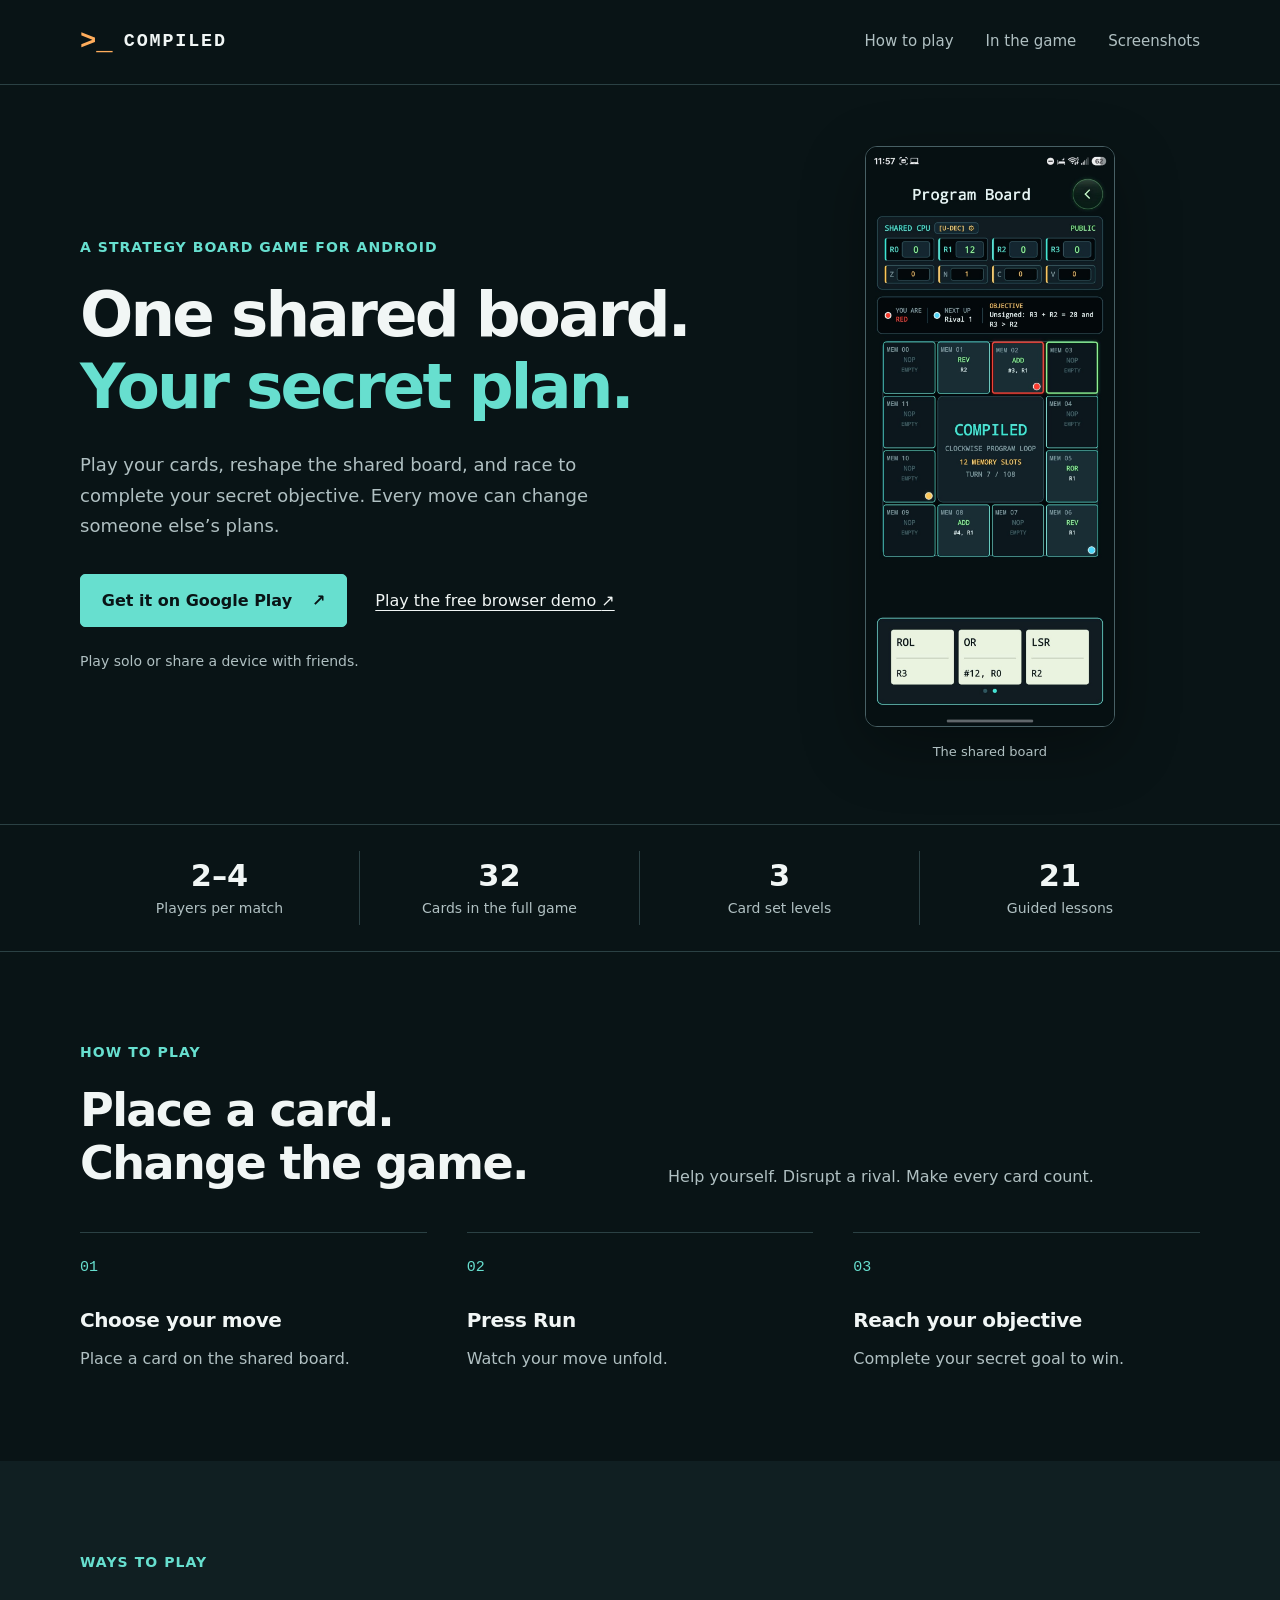
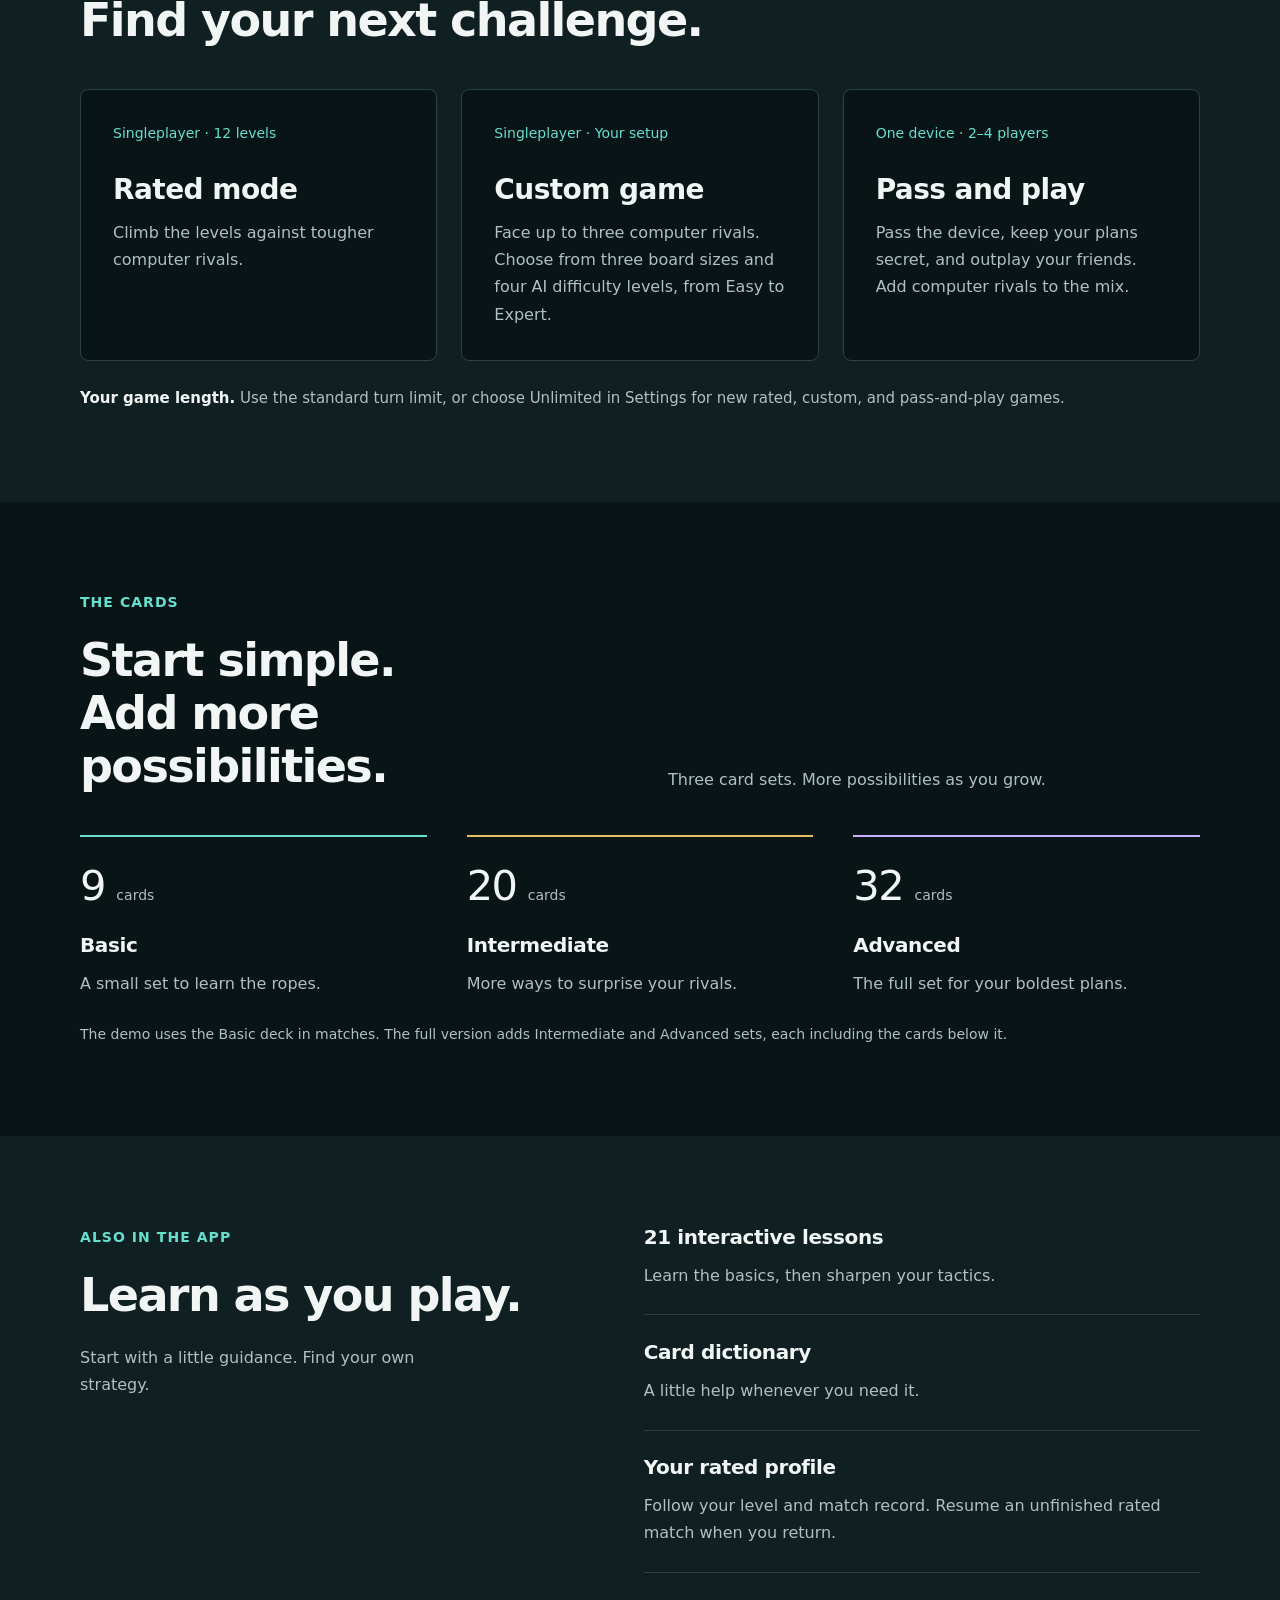
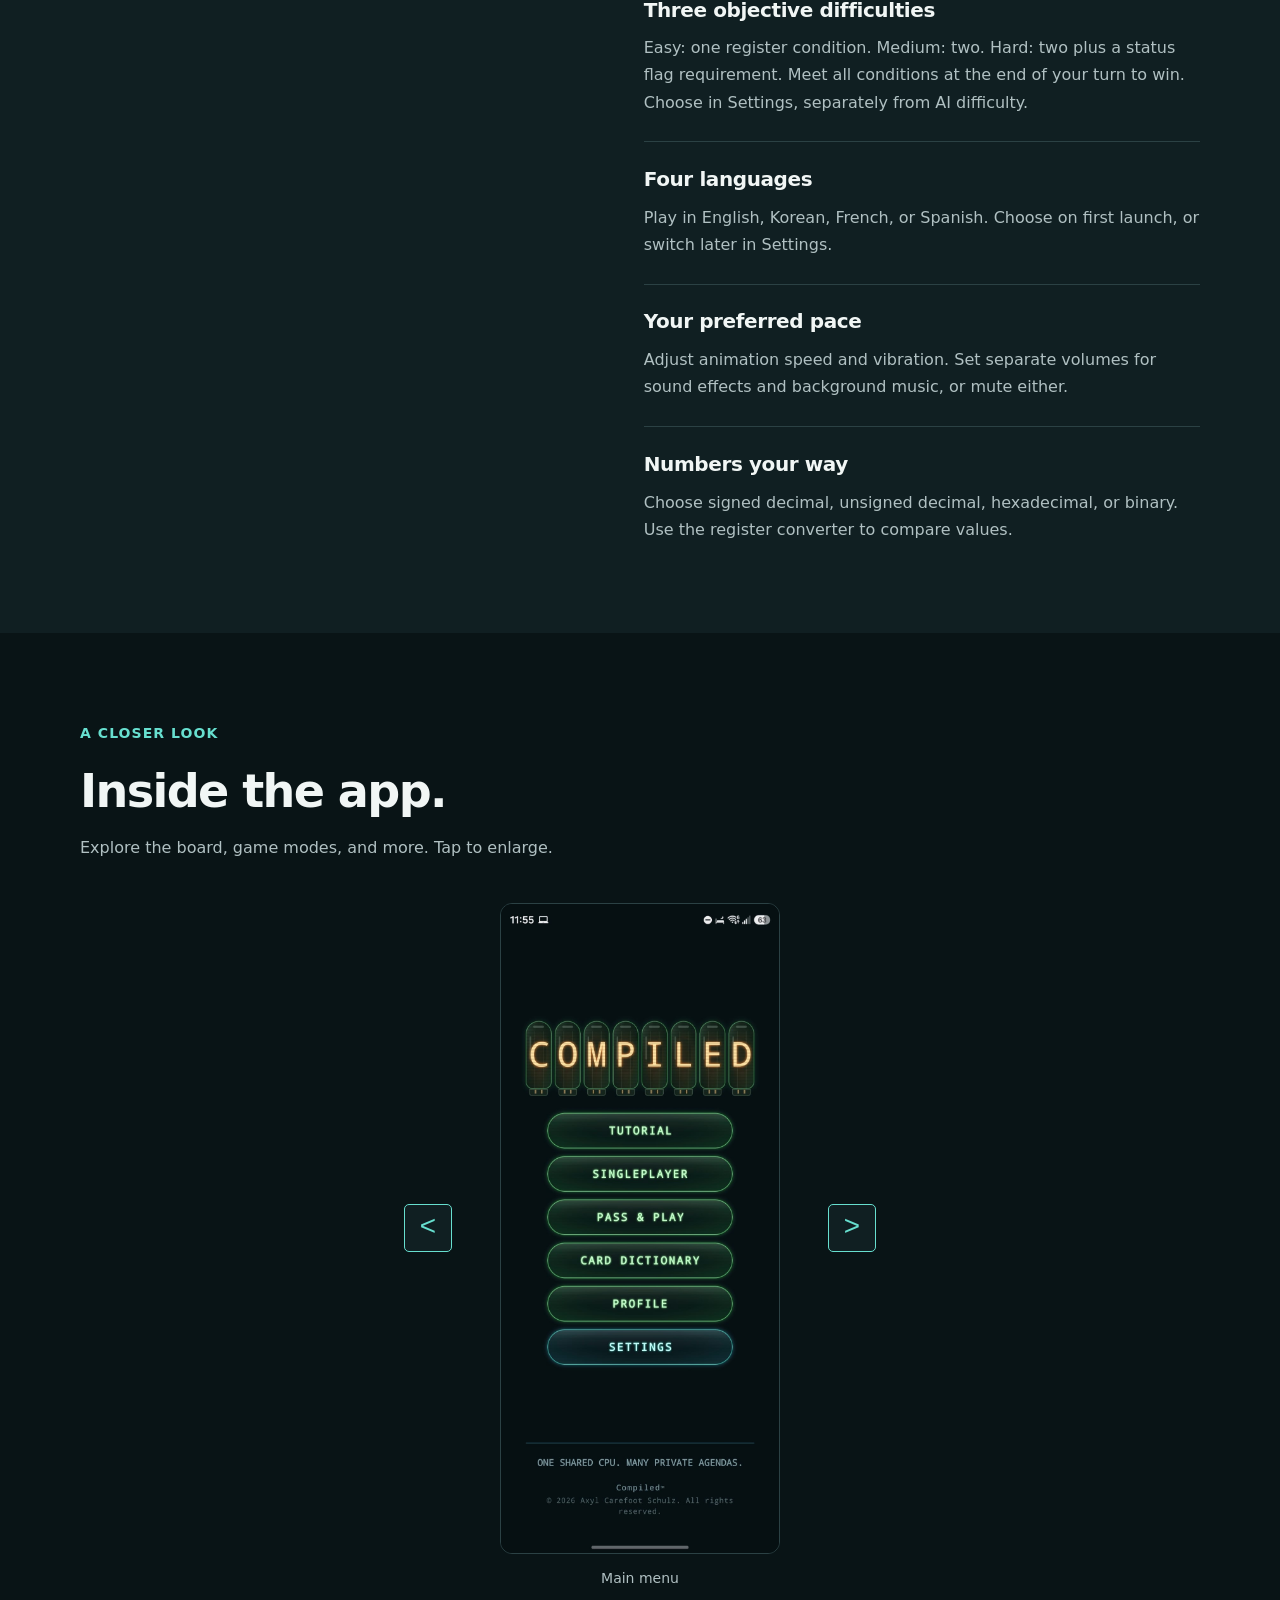
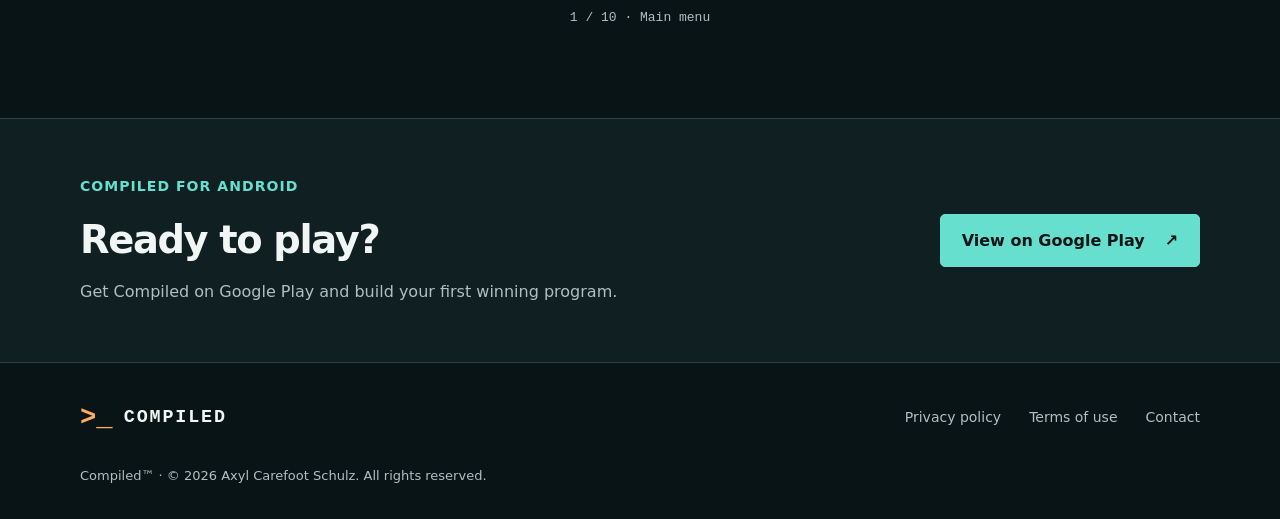
<file: index.html>
<!DOCTYPE html>
<html lang="en">
<head>
  <meta charset="UTF-8">
  <meta name="viewport" content="width=device-width, initial-scale=1.0">
  <title>Compiled — A Strategy Board Game for Android</title>
  <meta name="description" content="Play your cards, reshape the board, and complete your secret objective. Discover Compiled, a strategy board game for Android. Play solo or with friends.">
  <meta name="theme-color" content="#091416">
  <link rel="icon" type="image/png" href="img/logo_with_text.png">
  <meta property="og:type" content="website">
  <meta property="og:title" content="Compiled — A Strategy Board Game for Android">
  <meta property="og:description" content="One shared board. Your secret plan. Play solo or share a device with friends in Compiled for Android.">
  <meta property="og:image" content="img/logo_with_text.png">
  <meta name="twitter:card" content="summary_large_image">
  <meta name="twitter:title" content="Compiled — A Strategy Board Game for Android">
  <meta name="twitter:description" content="One shared board. Your secret plan. Play solo or share a device with friends in Compiled for Android.">
  <meta name="twitter:image" content="img/logo_with_text.png">
  <link rel="stylesheet" href="style.css">
  <script src="site.js" defer></script>
</head>
<body>
  <a class="skip-link" href="#main-content">Skip to main content</a>
  <header class="site-header">
    <div class="container nav-wrap">
      <a class="brand" href="index.html" aria-label="Compiled home"><span class="brand-prompt" aria-hidden="true">&gt;_</span><span class="brand-name">COMPILED</span></a>
      <nav aria-label="Primary navigation">
        <ul class="nav-links">
          <li><a href="#game">How to play</a></li>
          <li><a href="#modes">In the game</a></li>
          <li><a href="#screenshots">Screenshots</a></li>
        </ul>
      </nav>
    </div>
  </header>

  <main id="main-content">
    <section class="hero">
      <div class="container hero-layout">
        <div class="hero-copy">
          <p class="eyebrow">A strategy board game for Android</p>
          <h1>One shared board.<br><span>Your secret plan.</span></h1>
          <p class="hero-text">Play your cards, reshape the shared board, and race to complete your secret objective. Every move can change someone else’s plans.</p>
          <div class="hero-actions">
            <a class="button" href="https://play.google.com/store/apps/details?id=com.compiled.game" target="_blank" rel="noopener noreferrer">Get it on Google Play <span aria-hidden="true">↗</span></a>
            <a href="https://zxnashx.itch.io/compiled" target="_blank" rel="noopener noreferrer">Play the free browser demo <span aria-hidden="true">↗</span></a>
          </div>
          <p class="hero-note">Play solo or share a device with friends.</p>
        </div>
        <figure class="hero-device">
          <a class="screenshot-link" href="img/gameplay_middle.jpeg" data-title="The shared board" data-description="Your cards and objective are private. The board and its values are shared by everyone." aria-label="Enlarge the Compiled game board screenshot">
            <img src="img/gameplay_middle.jpeg" alt="Compiled game board showing placed cards, shared values, a secret objective, and the player's hand" width="877" height="2048" fetchpriority="high">
          </a>
          <figcaption>The shared board</figcaption>
        </figure>
      </div>
    </section>

    <div class="facts" aria-label="At a glance">
      <dl class="container fact-grid">
        <div><dt>Players per match</dt><dd>2–4</dd></div>
        <div><dt>Cards in the full game</dt><dd>32</dd></div>
        <div><dt>Card set levels</dt><dd>3</dd></div>
        <div><dt>Guided lessons</dt><dd>21</dd></div>
      </dl>
    </div>

    <section id="game" class="section">
      <div class="container">
        <div class="section-heading split-heading">
          <div><p class="eyebrow">How to play</p><h2>Place a card.<br>Change the game.</h2></div>
          <p>Help yourself. Disrupt a rival. Make every card count.</p>
        </div>
        <ol class="turn-flow">
          <li><span class="step-number" aria-hidden="true">01</span><h3>Choose your move</h3><p>Place a card on the shared board.</p></li>
          <li><span class="step-number" aria-hidden="true">02</span><h3>Press Run</h3><p>Watch your move unfold.</p></li>
          <li><span class="step-number" aria-hidden="true">03</span><h3>Reach your objective</h3><p>Complete your secret goal to win.</p></li>
        </ol>
      </div>
    </section>

    <section id="modes" class="section section-muted">
      <div class="container">
        <div class="section-heading"><p class="eyebrow">Ways to play</p><h2>Find your next challenge.</h2></div>
        <div class="mode-grid">
          <article class="mode-card"><p class="mode-label">Singleplayer · 12 levels</p><h3>Rated mode</h3><p>Climb the levels against tougher computer rivals.</p></article>
          <article class="mode-card"><p class="mode-label">Singleplayer · Your setup</p><h3>Custom game</h3><p>Face up to three computer rivals. Choose from three board sizes and four AI difficulty levels, from Easy to Expert.</p></article>
          <article class="mode-card"><p class="mode-label">One device · 2–4 players</p><h3>Pass and play</h3><p>Pass the device, keep your plans secret, and outplay your friends. Add computer rivals to the mix.</p></article>
        </div>
        <p class="board-note"><strong>Your game length.</strong> Use the standard turn limit, or choose Unlimited in Settings for new rated, custom, and pass-and-play games.</p>
      </div>
    </section>

    <section id="details" class="section">
      <div class="container">
        <div class="section-heading split-heading">
          <div><p class="eyebrow">The cards</p><h2>Start simple.<br>Add more possibilities.</h2></div>
          <p>Three card sets. More possibilities as you grow.</p>
        </div>
        <div class="tier-grid">
          <article class="card-tier"><p class="tier-count">9 <span>cards</span></p><h3>Basic</h3><p>A small set to learn the ropes.</p></article>
          <article class="card-tier"><p class="tier-count">20 <span>cards</span></p><h3>Intermediate</h3><p>More ways to surprise your rivals.</p></article>
          <article class="card-tier"><p class="tier-count">32 <span>cards</span></p><h3>Advanced</h3><p>The full set for your boldest plans.</p></article>
        </div>
        <p class="section-note">The demo uses the Basic deck in matches. The full version adds Intermediate and Advanced sets, each including the cards below it.</p>
      </div>
    </section>

    <section id="learn" class="section section-muted">
      <div class="container learn-layout">
        <div><p class="eyebrow">Also in the app</p><h2>Learn as you play.</h2><p class="learn-intro">Start with a little guidance. Find your own strategy.</p></div>
        <div class="feature-list">
          <article><h3>21 interactive lessons</h3><p>Learn the basics, then sharpen your tactics.</p></article>
          <article><h3>Card dictionary</h3><p>A little help whenever you need it.</p></article>
          <article><h3>Your rated profile</h3><p>Follow your level and match record. Resume an unfinished rated match when you return.</p></article>
          <article><h3>Three objective difficulties</h3><p>Easy: one register condition. Medium: two. Hard: two plus a status flag requirement. Meet all conditions at the end of your turn to win. Choose in Settings, separately from AI difficulty.</p></article>
          <article><h3>Four languages</h3><p>Play in English, Korean, French, or Spanish. Choose on first launch, or switch later in Settings.</p></article>
          <article><h3>Your preferred pace</h3><p>Adjust animation speed and vibration. Set separate volumes for sound effects and background music, or mute either.</p></article>
          <article><h3>Numbers your way</h3><p>Choose signed decimal, unsigned decimal, hexadecimal, or binary. Use the register converter to compare values.</p></article>
        </div>
      </div>
    </section>

    <section id="screenshots" class="section">
      <div class="container">
        <div class="section-heading"><p class="eyebrow">A closer look</p><h2 id="screenshots-title">Inside the app.</h2><p>Explore the board, game modes, and more. Tap to enlarge.</p></div>
        <div class="screenshot-carousel" role="region" aria-label="App screenshots">
          <button class="carousel-arrow carousel-previous" type="button" aria-label="Previous screenshot" aria-controls="screenshot-gallery" hidden><span aria-hidden="true">&lt;</span></button>
        <div id="screenshot-gallery" class="screenshot-gallery">
          <figure><a class="screenshot-link" href="img/menu.jpeg" data-title="Main menu" data-description="Find the game modes, tutorial, card dictionary, profile, and settings." aria-label="Enlarge the main menu screenshot"><img src="img/menu.jpeg" alt="Compiled main menu" width="877" height="2048" loading="lazy"></a><figcaption>Main menu</figcaption></figure>
          <figure><a class="screenshot-link" href="img/gameplay_start.jpeg" data-title="Starting a match" data-description="An open board and a private hand of cards at the start of a match." aria-label="Enlarge the starting board screenshot"><img src="img/gameplay_start.jpeg" alt="An empty Compiled board and the player's starting cards" width="877" height="2048" loading="lazy"></a><figcaption>Starting a match</figcaption></figure>
          <figure><a class="screenshot-link" href="img/gameplay_middle.jpeg" data-title="The shared board" data-description="Placed cards change the shared values as each player works toward a secret objective." aria-label="Enlarge the shared board screenshot"><img src="img/gameplay_middle.jpeg" alt="A Compiled match with cards placed on the board" width="877" height="2048" loading="lazy"></a><figcaption>The shared board</figcaption></figure>
          <figure><a class="screenshot-link" href="img/singleplayer.jpeg" data-title="Singleplayer" data-description="Continue your rated climb or set up a custom game." aria-label="Enlarge the singleplayer screenshot"><img src="img/singleplayer.jpeg" alt="Compiled singleplayer menu with rated mode and custom game options" width="877" height="2048" loading="lazy"></a><figcaption>Singleplayer</figcaption></figure>
          <figure><a class="screenshot-link" href="img/customgame.jpeg" data-title="Custom game" data-description="Build your player roster with human players and computer rivals, and choose their difficulty." aria-label="Enlarge the custom game screenshot"><img src="img/customgame.jpeg" alt="Compiled player roster with human and CPU choices and AI difficulty settings" width="877" height="2048" loading="lazy"></a><figcaption>Custom game</figcaption></figure>
          <figure><a class="screenshot-link" href="img/tutorial.jpeg" data-title="Interactive lessons" data-description="Learn the game step by step and keep track of completed lessons." aria-label="Enlarge the tutorial screenshot"><img src="img/tutorial.jpeg" alt="Compiled tutorial lesson selection and progress" width="877" height="2048" loading="lazy"></a><figcaption>Interactive lessons</figcaption></figure>
          <figure><a class="screenshot-link" href="img/dictionary.jpeg" data-title="Card dictionary" data-description="Browse the cards and open their explanations." aria-label="Enlarge the card dictionary screenshot"><img src="img/dictionary.jpeg" alt="Compiled card dictionary" width="877" height="2048" loading="lazy"></a><figcaption>Card dictionary</figcaption></figure>
          <figure><a class="screenshot-link" href="img/register_formats.jpeg" data-title="Number formats" data-description="Compare the board's values in signed decimal, unsigned decimal, hexadecimal, and binary." aria-label="Enlarge the number formats screenshot"><img src="img/register_formats.jpeg" alt="Compiled number formats panel showing register values in four representations" width="877" height="2048" loading="lazy"></a><figcaption>Number formats</figcaption></figure>
          <figure><a class="screenshot-link" href="img/profile.jpeg" data-title="Your rated profile" data-description="Follow your rated level, match record, and win rate." aria-label="Enlarge the profile screenshot"><img src="img/profile.jpeg" alt="Compiled profile showing rated level and match statistics" width="877" height="2048" loading="lazy"></a><figcaption>Your rated profile</figcaption></figure>
          <figure><a class="screenshot-link" href="img/settings.jpeg" data-title="Settings" data-description="Choose your card set, number display, animation speed, sound, and vibration." aria-label="Enlarge the settings screenshot"><img src="img/settings.jpeg" alt="Compiled settings for cards, number formats, animation speed, audio, and haptics" width="877" height="2048" loading="lazy"></a><figcaption>Settings</figcaption></figure>
        </div>
          <button class="carousel-arrow carousel-next" type="button" aria-label="Next screenshot" aria-controls="screenshot-gallery" hidden><span aria-hidden="true">&gt;</span></button>
          <p class="carousel-status" aria-live="polite" aria-atomic="true" hidden></p>
        </div>
      </div>
    </section>

    <section class="download">
      <div class="container download-layout">
        <div><p class="eyebrow">Compiled for Android</p><h2>Ready to play?</h2><p>Get Compiled on Google Play and build your first winning program.</p></div>
        <a class="button" href="https://play.google.com/store/apps/details?id=com.compiled.game" target="_blank" rel="noopener noreferrer">View on Google Play <span aria-hidden="true">↗</span></a>
      </div>
    </section>
  </main>

  <footer class="site-footer">
    <div class="container footer-layout">
      <a class="brand" href="index.html"><span class="brand-prompt" aria-hidden="true">&gt;_</span><span class="brand-name">COMPILED</span></a>
      <nav aria-label="Footer navigation"><a href="privacy.html">Privacy policy</a><a href="terms.html">Terms of use</a><a href="mailto:compiledapp@gmail.com">Contact</a></nav>
    </div>
    <p class="container copyright">Compiled™ · © 2026 Axyl Carefoot Schulz. All rights reserved.</p>
  </footer>

  <dialog id="screenshot-dialog" class="screenshot-dialog" aria-labelledby="dialog-title" aria-describedby="dialog-desc">
    <div class="dialog-content">
      <button id="dialog-close" class="dialog-close" type="button" aria-label="Close screenshot" autofocus>Close <span aria-hidden="true">×</span></button>
      <img id="dialog-img" alt="">
      <div class="dialog-text"><h2 id="dialog-title">App screenshot</h2><p id="dialog-desc"></p></div>
    </div>
  </dialog>
</body>
</html>
</file>
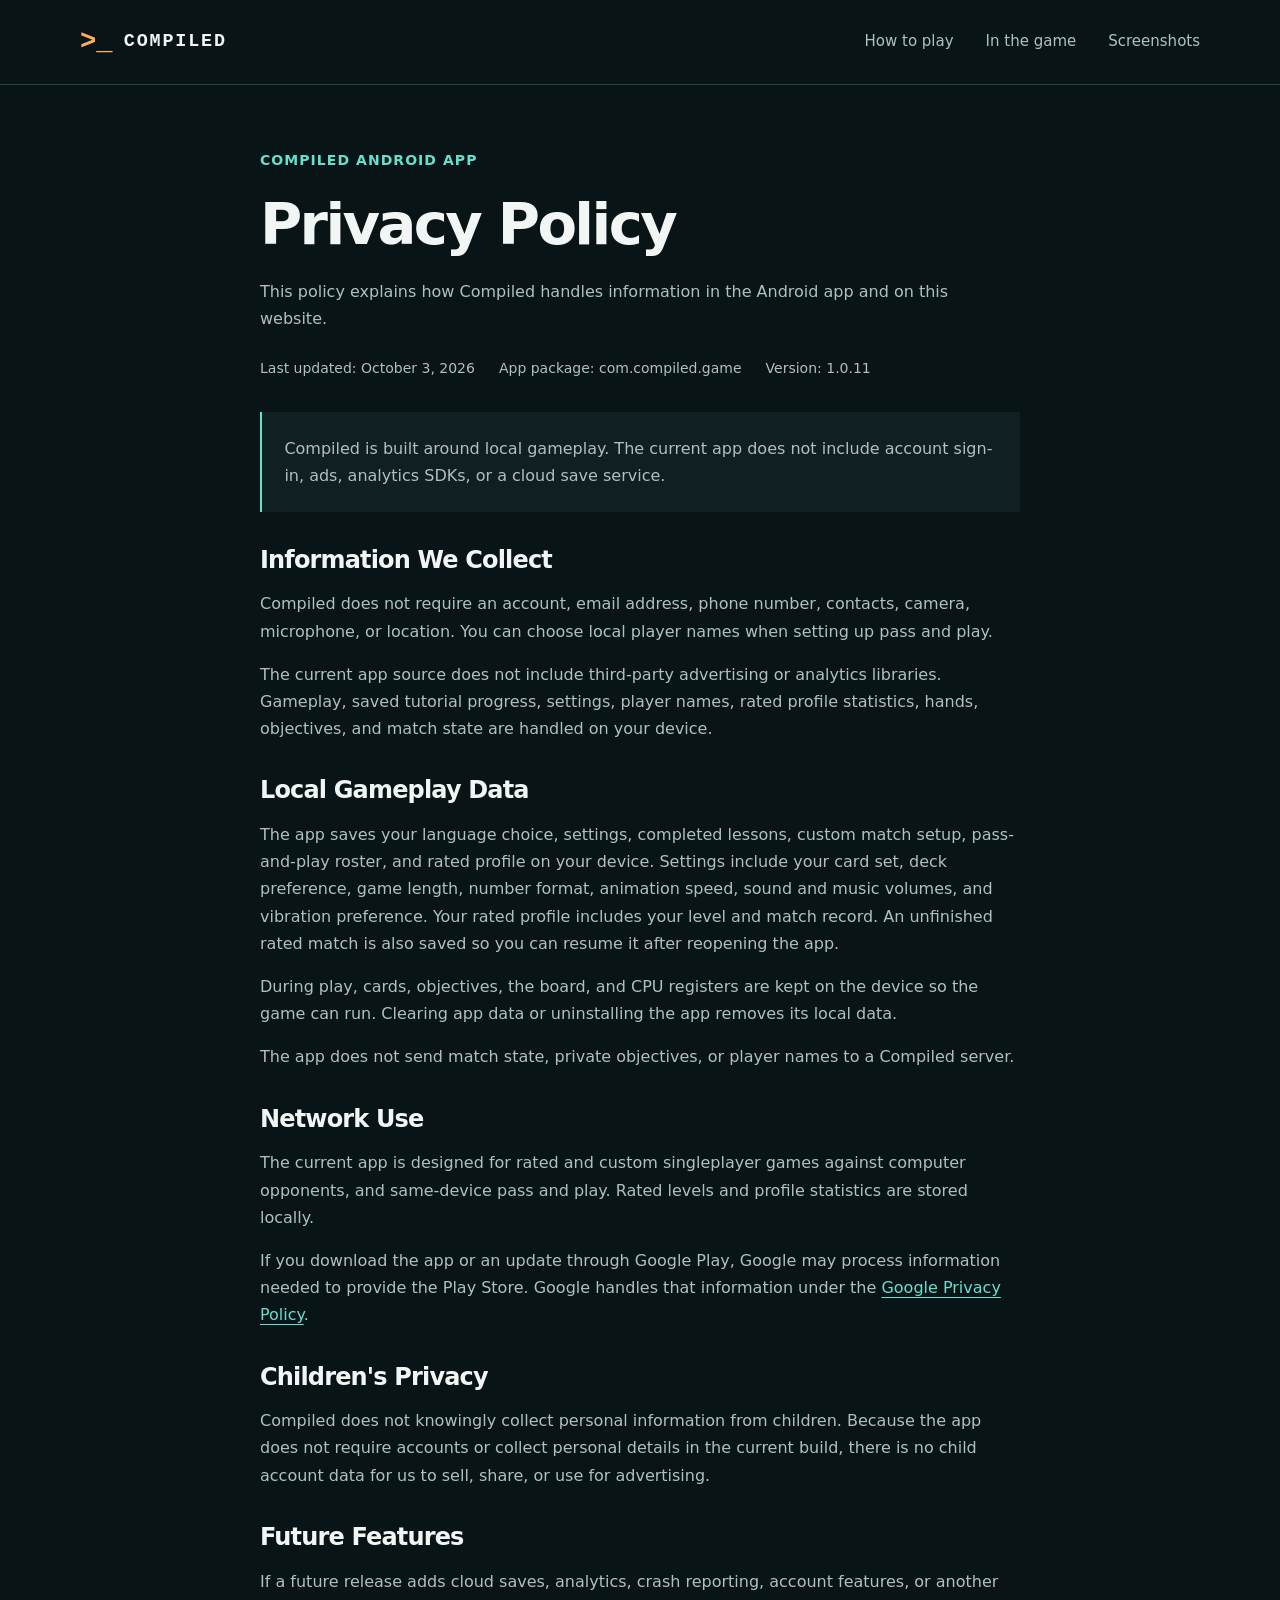
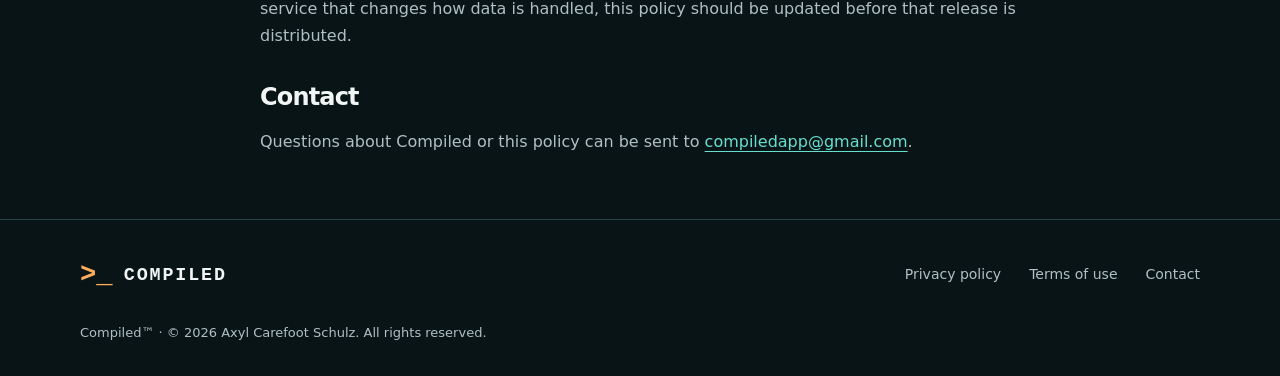
<file: privacy/index.html>
<!DOCTYPE html>
<html lang="en">
<head>
  <meta charset="UTF-8">
  <meta name="viewport" content="width=device-width, initial-scale=1.0">
  <title>Privacy Policy - Compiled</title>
  <meta name="description" content="Privacy Policy for Compiled, the Android board game about a shared CPU and private objectives.">
  <link rel="icon" type="image/png" href="../img/logo_with_text.png">
  <meta property="og:type" content="website">
  <meta property="og:title" content="Privacy Policy - Compiled">
  <meta property="og:description" content="How the Compiled Android app handles privacy, local gameplay, and third-party services.">
  <meta property="og:image" content="../img/logo_with_text.png">
  <meta name="twitter:card" content="summary_large_image">
  <meta name="twitter:image" content="../img/logo_with_text.png">
  <link rel="stylesheet" href="../style.css">
</head>
<body>
  <a class="skip-link" href="#main-content">Skip to main content</a>

  <header class="site-header">
    <div class="container nav-wrap">
      <a class="brand" href="../index.html" aria-label="Compiled home"><span class="brand-prompt" aria-hidden="true">&gt;_</span><span class="brand-name">COMPILED</span></a>
      <nav aria-label="Primary navigation">
        <ul class="nav-links">
          <li><a href="../index.html#game">How to play</a></li>
          <li><a href="../index.html#modes">In the game</a></li>
          <li><a href="../index.html#screenshots">Screenshots</a></li>
        </ul>
      </nav>
    </div>
  </header>

  <main id="main-content">
    <section class="policy-hero section-tight">
      <div class="policy-layout">
        <p class="eyebrow">Compiled Android app</p>
        <h1>Privacy Policy</h1>
        <p>
          This policy explains how Compiled handles information in the Android app and on this website.
        </p>
        <div class="policy-meta">
          <span>Last updated: October 3, 2026</span>
          <span>App package: com.compiled.game</span>
          <span>Version: 1.0.11</span>
        </div>
      </div>
    </section>

    <div class="policy-layout policy-content">
      <p class="policy-note">
        Compiled is built around local gameplay. The current app does not include account sign-in, ads, analytics SDKs, or a cloud save service.
      </p>

      <section>
        <h2>Information We Collect</h2>
        <p>
          Compiled does not require an account, email address, phone number, contacts, camera, microphone, or location. You can choose local player names when setting up pass and play.
        </p>
        <p>
          The current app source does not include third-party advertising or analytics libraries. Gameplay, saved tutorial progress, settings, player names, rated profile statistics, hands, objectives, and match state are handled on your device.
        </p>
      </section>

      <section>
        <h2>Local Gameplay Data</h2>
        <p>
          The app saves your language choice, settings, completed lessons, custom match setup, pass-and-play roster, and rated profile on your device. Settings include your card set, deck preference, game length, number format, animation speed, sound and music volumes, and vibration preference. Your rated profile includes your level and match record. An unfinished rated match is also saved so you can resume it after reopening the app.
        </p>
        <p>
          During play, cards, objectives, the board, and CPU registers are kept on the device so the game can run. Clearing app data or uninstalling the app removes its local data.
        </p>
        <p>
          The app does not send match state, private objectives, or player names to a Compiled server.
        </p>
      </section>

      <section>
        <h2>Network Use</h2>
        <p>
          The current app is designed for rated and custom singleplayer games against computer opponents, and same-device pass and play. Rated levels and profile statistics are stored locally.
        </p>
        <p>
          If you download the app or an update through Google Play, Google may process information needed to provide the Play Store. Google handles that information under the <a href="https://policies.google.com/privacy" target="_blank" rel="noopener noreferrer">Google Privacy Policy</a>.
        </p>
      </section>

      <section>
        <h2>Children's Privacy</h2>
        <p>
          Compiled does not knowingly collect personal information from children. Because the app does not require accounts or collect personal details in the current build, there is no child account data for us to sell, share, or use for advertising.
        </p>
      </section>

      <section>
        <h2>Future Features</h2>
        <p>
          If a future release adds cloud saves, analytics, crash reporting, account features, or another service that changes how data is handled, this policy should be updated before that release is distributed.
        </p>
      </section>

      <section>
        <h2>Contact</h2>
        <p>
          Questions about Compiled or this policy can be sent to <a href="mailto:compiledapp@gmail.com">compiledapp@gmail.com</a>.
        </p>
      </section>
    </div>
  </main>

  <footer class="site-footer">
    <div class="container footer-layout">
      <a class="brand" href="../index.html"><span class="brand-prompt" aria-hidden="true">&gt;_</span><span class="brand-name">COMPILED</span></a>
      <nav aria-label="Footer navigation"><a href="../privacy.html">Privacy policy</a><a href="../terms.html">Terms of use</a><a href="mailto:compiledapp@gmail.com">Contact</a></nav>
    </div>
    <p class="container copyright">Compiled™ · © 2026 Axyl Carefoot Schulz. All rights reserved.</p>
  </footer>

  <script src="../site.js"></script>
</body>
</html>
</file>
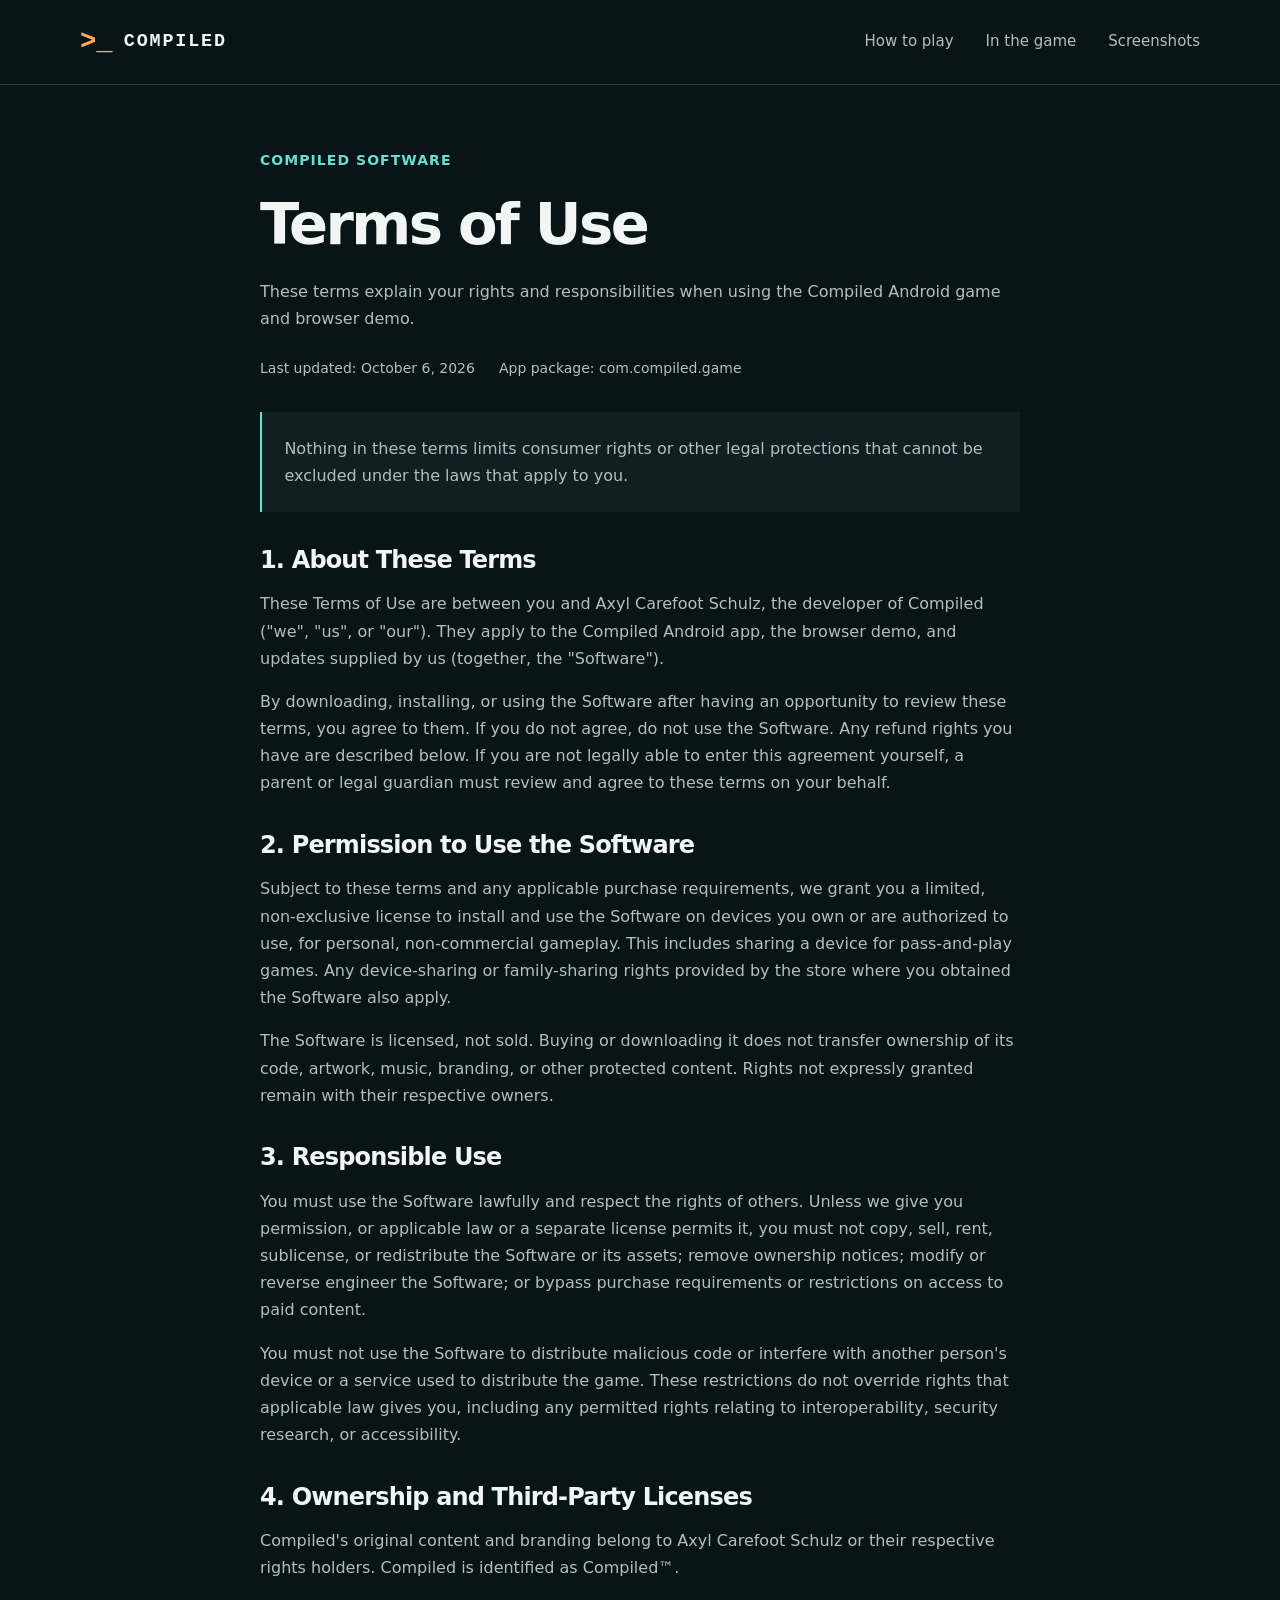
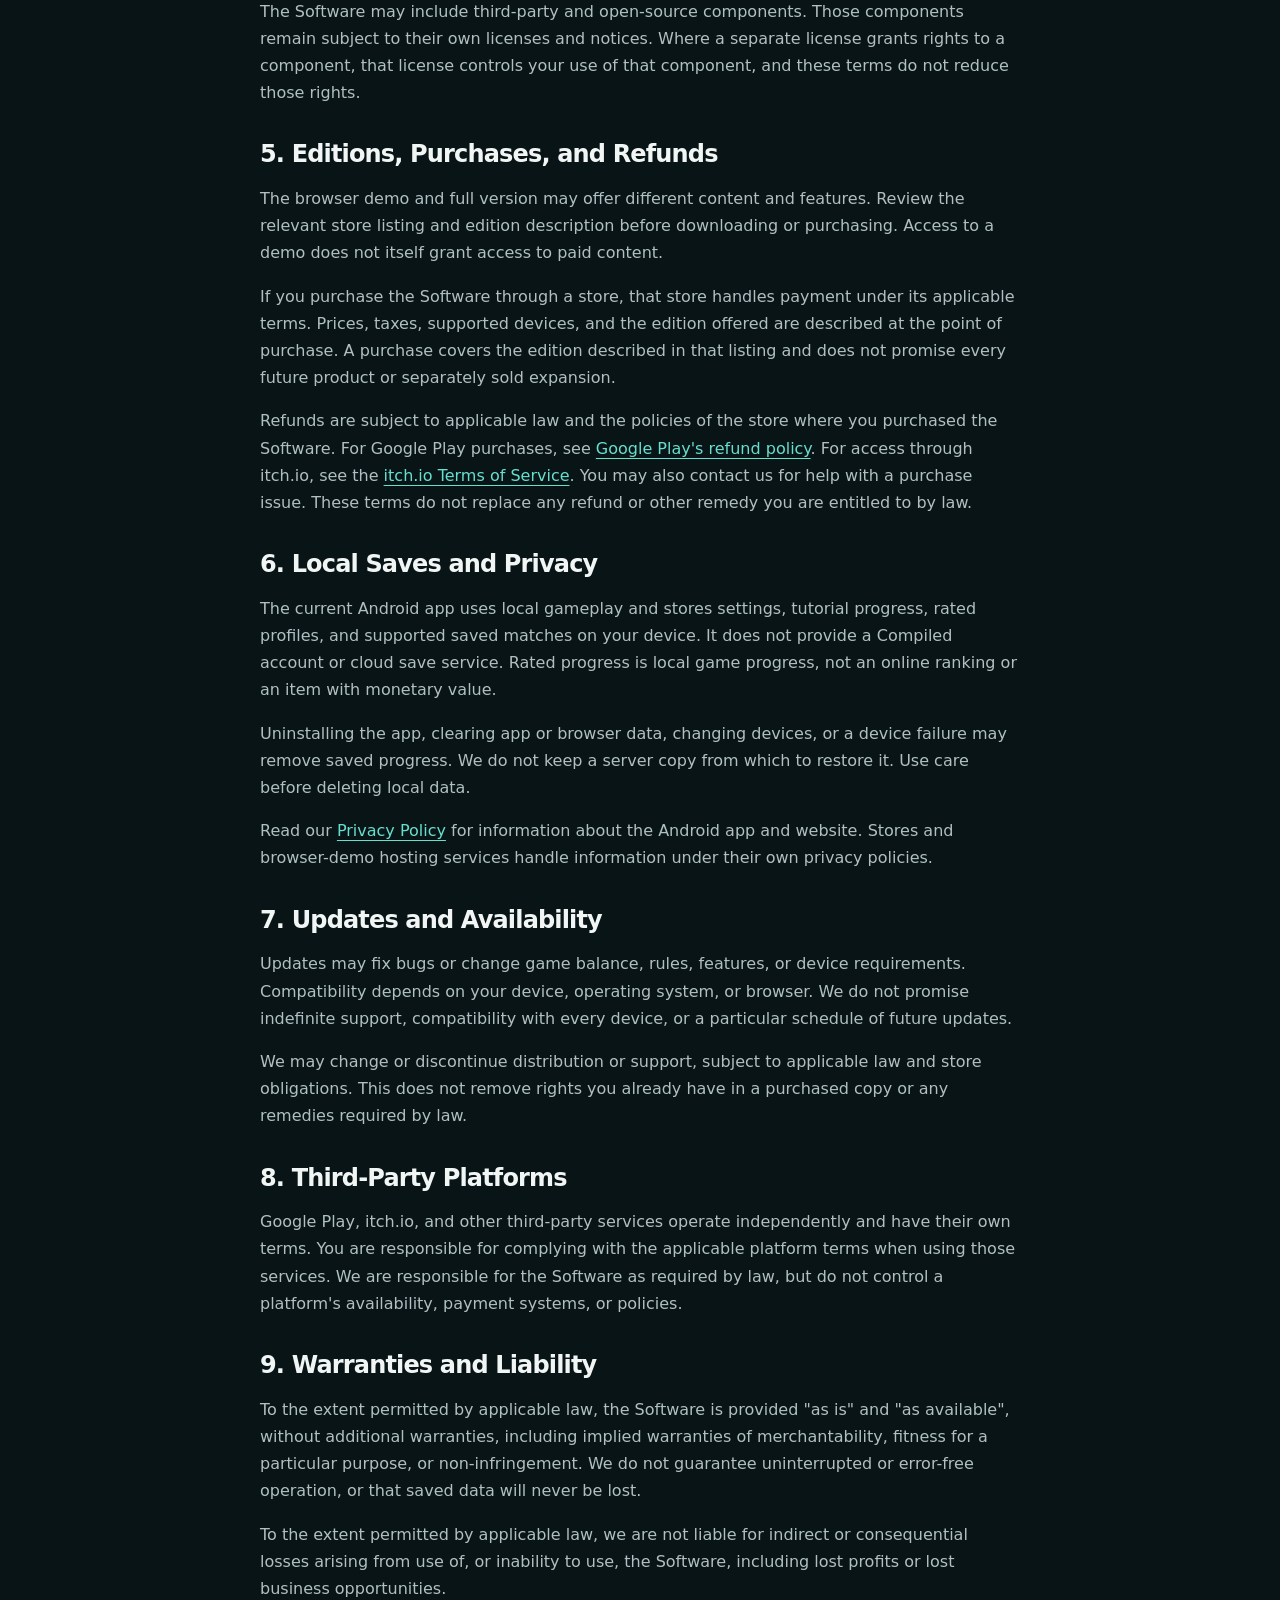
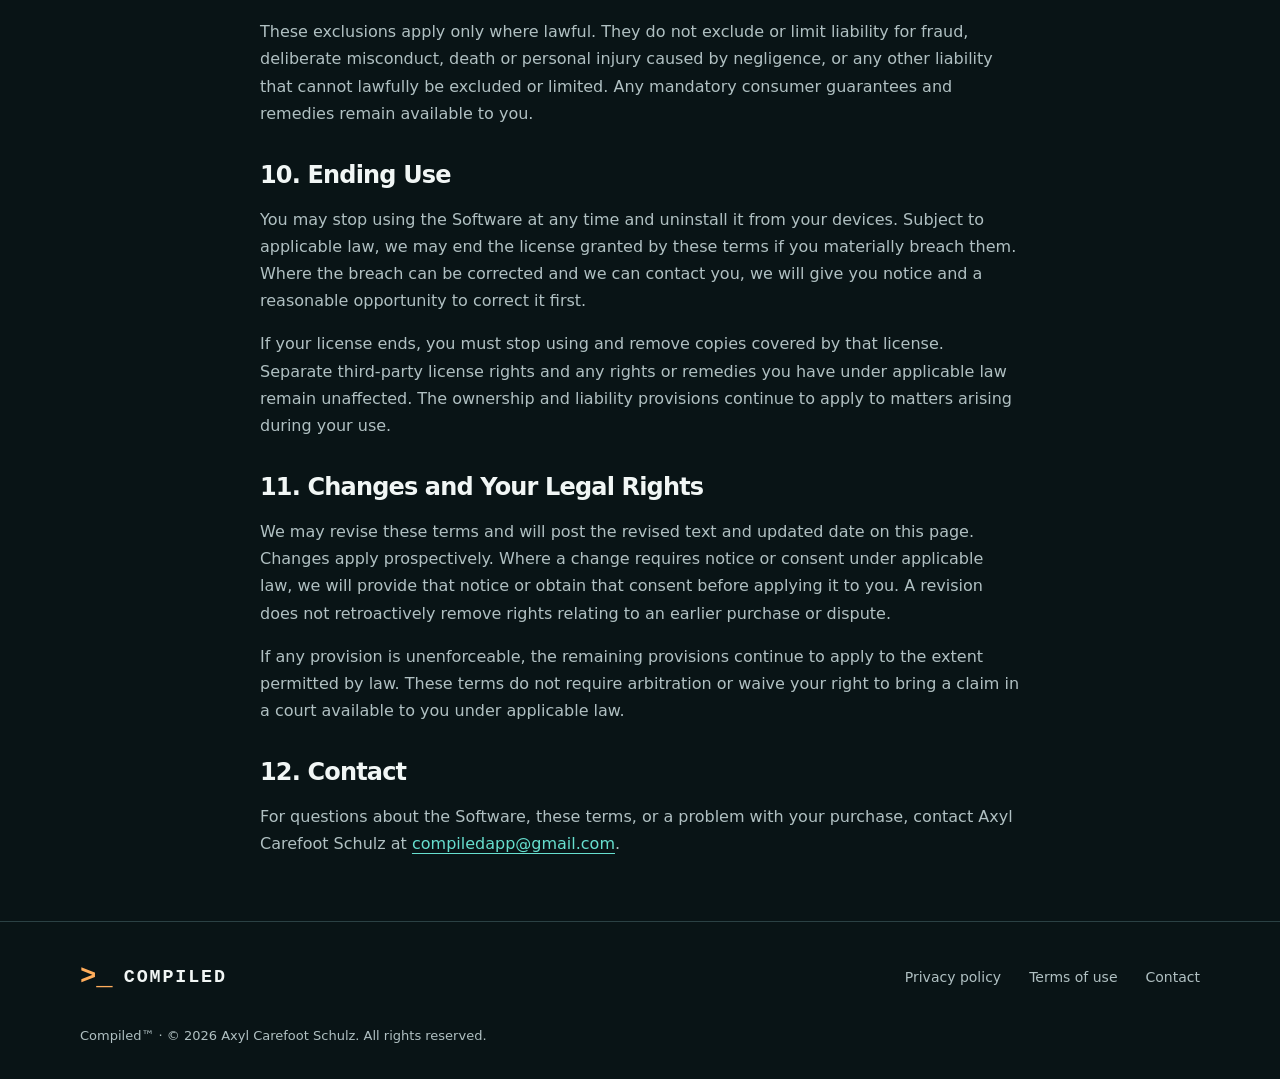
<file: terms/index.html>
<!DOCTYPE html>
<html lang="en">
<head>
  <meta charset="UTF-8">
  <meta name="viewport" content="width=device-width, initial-scale=1.0">
  <title>Terms of Use - Compiled</title>
  <meta name="description" content="Terms of Use for the Compiled Android game and browser demo, including the software license, purchases, local saves, and your rights.">
  <link rel="icon" type="image/png" href="../img/logo_with_text.png">
  <meta property="og:type" content="website">
  <meta property="og:title" content="Terms of Use - Compiled">
  <meta property="og:description" content="The terms for using the Compiled Android game and browser demo.">
  <meta property="og:image" content="../img/logo_with_text.png">
  <meta name="twitter:card" content="summary_large_image">
  <meta name="twitter:image" content="../img/logo_with_text.png">
  <link rel="stylesheet" href="../style.css">
</head>
<body>
  <a class="skip-link" href="#main-content">Skip to main content</a>

  <header class="site-header">
    <div class="container nav-wrap">
      <a class="brand" href="../index.html" aria-label="Compiled home"><span class="brand-prompt" aria-hidden="true">&gt;_</span><span class="brand-name">COMPILED</span></a>
      <nav aria-label="Primary navigation">
        <ul class="nav-links">
          <li><a href="../index.html#game">How to play</a></li>
          <li><a href="../index.html#modes">In the game</a></li>
          <li><a href="../index.html#screenshots">Screenshots</a></li>
        </ul>
      </nav>
    </div>
  </header>

  <main id="main-content">
    <section class="policy-hero section-tight">
      <div class="policy-layout">
        <p class="eyebrow">Compiled software</p>
        <h1>Terms of Use</h1>
        <p>These terms explain your rights and responsibilities when using the Compiled Android game and browser demo.</p>
        <div class="policy-meta">
          <span>Last updated: October 6, 2026</span>
          <span>App package: com.compiled.game</span>
        </div>
      </div>
    </section>

    <div class="policy-layout policy-content">
      <p class="policy-note">Nothing in these terms limits consumer rights or other legal protections that cannot be excluded under the laws that apply to you.</p>

      <section>
        <h2>1. About These Terms</h2>
        <p>These Terms of Use are between you and Axyl Carefoot Schulz, the developer of Compiled ("we", "us", or "our"). They apply to the Compiled Android app, the browser demo, and updates supplied by us (together, the "Software").</p>
        <p>By downloading, installing, or using the Software after having an opportunity to review these terms, you agree to them. If you do not agree, do not use the Software. Any refund rights you have are described below. If you are not legally able to enter this agreement yourself, a parent or legal guardian must review and agree to these terms on your behalf.</p>
      </section>

      <section>
        <h2>2. Permission to Use the Software</h2>
        <p>Subject to these terms and any applicable purchase requirements, we grant you a limited, non-exclusive license to install and use the Software on devices you own or are authorized to use, for personal, non-commercial gameplay. This includes sharing a device for pass-and-play games. Any device-sharing or family-sharing rights provided by the store where you obtained the Software also apply.</p>
        <p>The Software is licensed, not sold. Buying or downloading it does not transfer ownership of its code, artwork, music, branding, or other protected content. Rights not expressly granted remain with their respective owners.</p>
      </section>

      <section>
        <h2>3. Responsible Use</h2>
        <p>You must use the Software lawfully and respect the rights of others. Unless we give you permission, or applicable law or a separate license permits it, you must not copy, sell, rent, sublicense, or redistribute the Software or its assets; remove ownership notices; modify or reverse engineer the Software; or bypass purchase requirements or restrictions on access to paid content.</p>
        <p>You must not use the Software to distribute malicious code or interfere with another person's device or a service used to distribute the game. These restrictions do not override rights that applicable law gives you, including any permitted rights relating to interoperability, security research, or accessibility.</p>
      </section>

      <section>
        <h2>4. Ownership and Third-Party Licenses</h2>
        <p>Compiled's original content and branding belong to Axyl Carefoot Schulz or their respective rights holders. Compiled is identified as Compiled™.</p>
        <p>The Software may include third-party and open-source components. Those components remain subject to their own licenses and notices. Where a separate license grants rights to a component, that license controls your use of that component, and these terms do not reduce those rights.</p>
      </section>

      <section>
        <h2>5. Editions, Purchases, and Refunds</h2>
        <p>The browser demo and full version may offer different content and features. Review the relevant store listing and edition description before downloading or purchasing. Access to a demo does not itself grant access to paid content.</p>
        <p>If you purchase the Software through a store, that store handles payment under its applicable terms. Prices, taxes, supported devices, and the edition offered are described at the point of purchase. A purchase covers the edition described in that listing and does not promise every future product or separately sold expansion.</p>
        <p>Refunds are subject to applicable law and the policies of the store where you purchased the Software. For Google Play purchases, see <a href="https://support.google.com/googleplay/answer/2479637" target="_blank" rel="noopener noreferrer">Google Play's refund policy</a>. For access through itch.io, see the <a href="https://itch.io/docs/legal/terms" target="_blank" rel="noopener noreferrer">itch.io Terms of Service</a>. You may also contact us for help with a purchase issue. These terms do not replace any refund or other remedy you are entitled to by law.</p>
      </section>

      <section>
        <h2>6. Local Saves and Privacy</h2>
        <p>The current Android app uses local gameplay and stores settings, tutorial progress, rated profiles, and supported saved matches on your device. It does not provide a Compiled account or cloud save service. Rated progress is local game progress, not an online ranking or an item with monetary value.</p>
        <p>Uninstalling the app, clearing app or browser data, changing devices, or a device failure may remove saved progress. We do not keep a server copy from which to restore it. Use care before deleting local data.</p>
        <p>Read our <a href="../privacy.html">Privacy Policy</a> for information about the Android app and website. Stores and browser-demo hosting services handle information under their own privacy policies.</p>
      </section>

      <section>
        <h2>7. Updates and Availability</h2>
        <p>Updates may fix bugs or change game balance, rules, features, or device requirements. Compatibility depends on your device, operating system, or browser. We do not promise indefinite support, compatibility with every device, or a particular schedule of future updates.</p>
        <p>We may change or discontinue distribution or support, subject to applicable law and store obligations. This does not remove rights you already have in a purchased copy or any remedies required by law.</p>
      </section>

      <section>
        <h2>8. Third-Party Platforms</h2>
        <p>Google Play, itch.io, and other third-party services operate independently and have their own terms. You are responsible for complying with the applicable platform terms when using those services. We are responsible for the Software as required by law, but do not control a platform's availability, payment systems, or policies.</p>
      </section>

      <section>
        <h2>9. Warranties and Liability</h2>
        <p>To the extent permitted by applicable law, the Software is provided "as is" and "as available", without additional warranties, including implied warranties of merchantability, fitness for a particular purpose, or non-infringement. We do not guarantee uninterrupted or error-free operation, or that saved data will never be lost.</p>
        <p>To the extent permitted by applicable law, we are not liable for indirect or consequential losses arising from use of, or inability to use, the Software, including lost profits or lost business opportunities.</p>
        <p>These exclusions apply only where lawful. They do not exclude or limit liability for fraud, deliberate misconduct, death or personal injury caused by negligence, or any other liability that cannot lawfully be excluded or limited. Any mandatory consumer guarantees and remedies remain available to you.</p>
      </section>

      <section>
        <h2>10. Ending Use</h2>
        <p>You may stop using the Software at any time and uninstall it from your devices. Subject to applicable law, we may end the license granted by these terms if you materially breach them. Where the breach can be corrected and we can contact you, we will give you notice and a reasonable opportunity to correct it first.</p>
        <p>If your license ends, you must stop using and remove copies covered by that license. Separate third-party license rights and any rights or remedies you have under applicable law remain unaffected. The ownership and liability provisions continue to apply to matters arising during your use.</p>
      </section>

      <section>
        <h2>11. Changes and Your Legal Rights</h2>
        <p>We may revise these terms and will post the revised text and updated date on this page. Changes apply prospectively. Where a change requires notice or consent under applicable law, we will provide that notice or obtain that consent before applying it to you. A revision does not retroactively remove rights relating to an earlier purchase or dispute.</p>
        <p>If any provision is unenforceable, the remaining provisions continue to apply to the extent permitted by law. These terms do not require arbitration or waive your right to bring a claim in a court available to you under applicable law.</p>
      </section>

      <section>
        <h2>12. Contact</h2>
        <p>For questions about the Software, these terms, or a problem with your purchase, contact Axyl Carefoot Schulz at <a href="mailto:compiledapp@gmail.com">compiledapp@gmail.com</a>.</p>
      </section>
    </div>
  </main>

  <footer class="site-footer">
    <div class="container footer-layout">
      <a class="brand" href="../index.html"><span class="brand-prompt" aria-hidden="true">&gt;_</span><span class="brand-name">COMPILED</span></a>
      <nav aria-label="Footer navigation"><a href="../privacy.html">Privacy policy</a><a href="../terms.html" aria-current="page">Terms of use</a><a href="mailto:compiledapp@gmail.com">Contact</a></nav>
    </div>
    <p class="container copyright">Compiled™ · © 2026 Axyl Carefoot Schulz. All rights reserved.</p>
  </footer>

  <script src="../site.js"></script>
</body>
</html>
</file>
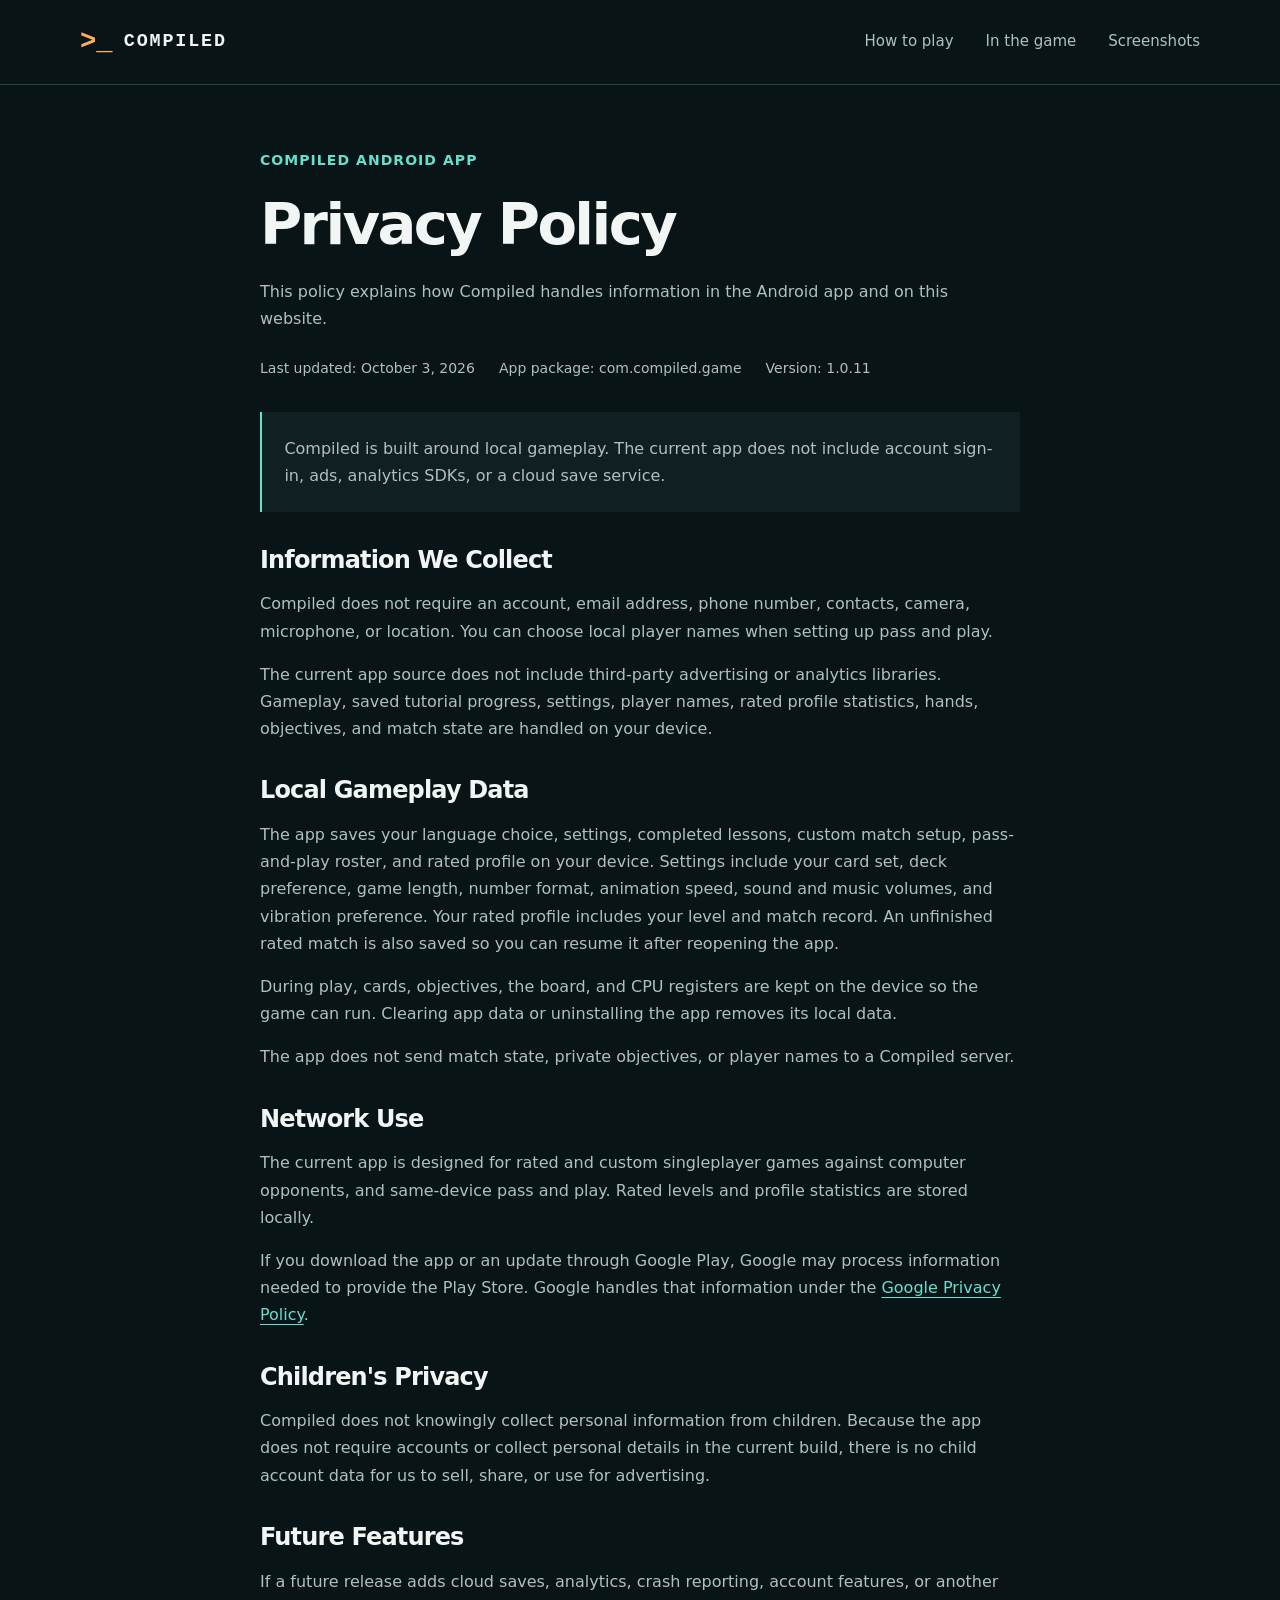
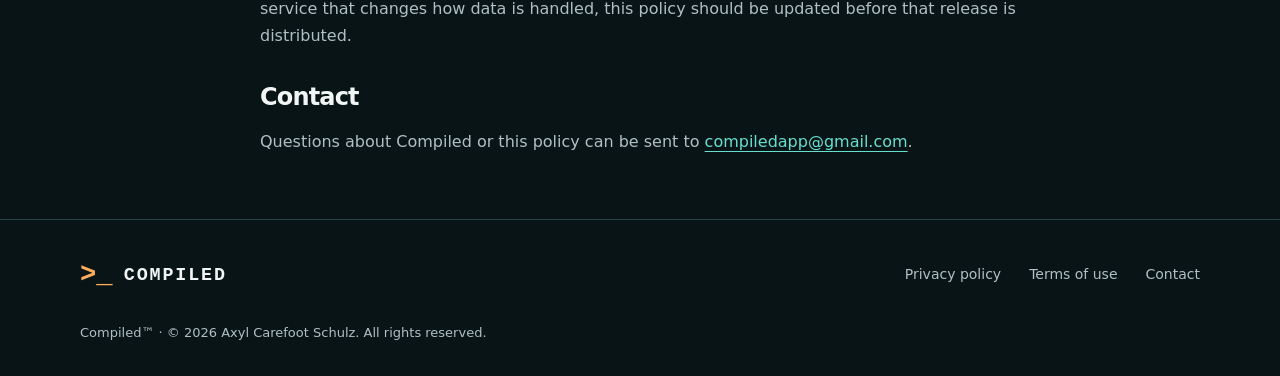
<file: privacy.html>
<!DOCTYPE html>
<html lang="en">
<head>
  <meta charset="UTF-8">
  <meta name="viewport" content="width=device-width, initial-scale=1.0">
  <title>Privacy Policy - Compiled</title>
  <meta name="description" content="Privacy Policy for Compiled, the Android board game about a shared CPU and private objectives.">
  <link rel="icon" type="image/png" href="img/logo_with_text.png">
  <meta property="og:type" content="website">
  <meta property="og:title" content="Privacy Policy - Compiled">
  <meta property="og:description" content="How the Compiled Android app handles privacy, local gameplay, and third-party services.">
  <meta property="og:image" content="img/logo_with_text.png">
  <meta name="twitter:card" content="summary_large_image">
  <meta name="twitter:image" content="img/logo_with_text.png">
  <link rel="stylesheet" href="style.css">
</head>
<body>
  <a class="skip-link" href="#main-content">Skip to main content</a>

  <header class="site-header">
    <div class="container nav-wrap">
      <a class="brand" href="index.html" aria-label="Compiled home"><span class="brand-prompt" aria-hidden="true">&gt;_</span><span class="brand-name">COMPILED</span></a>
      <nav aria-label="Primary navigation">
        <ul class="nav-links">
          <li><a href="index.html#game">How to play</a></li>
          <li><a href="index.html#modes">In the game</a></li>
          <li><a href="index.html#screenshots">Screenshots</a></li>
        </ul>
      </nav>
    </div>
  </header>

  <main id="main-content">
    <section class="policy-hero section-tight">
      <div class="policy-layout">
        <p class="eyebrow">Compiled Android app</p>
        <h1>Privacy Policy</h1>
        <p>
          This policy explains how Compiled handles information in the Android app and on this website.
        </p>
        <div class="policy-meta">
          <span>Last updated: October 3, 2026</span>
          <span>App package: com.compiled.game</span>
          <span>Version: 1.0.11</span>
        </div>
      </div>
    </section>

    <div class="policy-layout policy-content">
      <p class="policy-note">
        Compiled is built around local gameplay. The current app does not include account sign-in, ads, analytics SDKs, or a cloud save service.
      </p>

      <section>
        <h2>Information We Collect</h2>
        <p>
          Compiled does not require an account, email address, phone number, contacts, camera, microphone, or location. You can choose local player names when setting up pass and play.
        </p>
        <p>
          The current app source does not include third-party advertising or analytics libraries. Gameplay, saved tutorial progress, settings, player names, rated profile statistics, hands, objectives, and match state are handled on your device.
        </p>
      </section>

      <section>
        <h2>Local Gameplay Data</h2>
        <p>
          The app saves your language choice, settings, completed lessons, custom match setup, pass-and-play roster, and rated profile on your device. Settings include your card set, deck preference, game length, number format, animation speed, sound and music volumes, and vibration preference. Your rated profile includes your level and match record. An unfinished rated match is also saved so you can resume it after reopening the app.
        </p>
        <p>
          During play, cards, objectives, the board, and CPU registers are kept on the device so the game can run. Clearing app data or uninstalling the app removes its local data.
        </p>
        <p>
          The app does not send match state, private objectives, or player names to a Compiled server.
        </p>
      </section>

      <section>
        <h2>Network Use</h2>
        <p>
          The current app is designed for rated and custom singleplayer games against computer opponents, and same-device pass and play. Rated levels and profile statistics are stored locally.
        </p>
        <p>
          If you download the app or an update through Google Play, Google may process information needed to provide the Play Store. Google handles that information under the <a href="https://policies.google.com/privacy" target="_blank" rel="noopener noreferrer">Google Privacy Policy</a>.
        </p>
      </section>

      <section>
        <h2>Children's Privacy</h2>
        <p>
          Compiled does not knowingly collect personal information from children. Because the app does not require accounts or collect personal details in the current build, there is no child account data for us to sell, share, or use for advertising.
        </p>
      </section>

      <section>
        <h2>Future Features</h2>
        <p>
          If a future release adds cloud saves, analytics, crash reporting, account features, or another service that changes how data is handled, this policy should be updated before that release is distributed.
        </p>
      </section>

      <section>
        <h2>Contact</h2>
        <p>
          Questions about Compiled or this policy can be sent to <a href="mailto:compiledapp@gmail.com">compiledapp@gmail.com</a>.
        </p>
      </section>
    </div>
  </main>

  <footer class="site-footer">
    <div class="container footer-layout">
      <a class="brand" href="index.html"><span class="brand-prompt" aria-hidden="true">&gt;_</span><span class="brand-name">COMPILED</span></a>
      <nav aria-label="Footer navigation"><a href="privacy.html">Privacy policy</a><a href="terms.html">Terms of use</a><a href="mailto:compiledapp@gmail.com">Contact</a></nav>
    </div>
    <p class="container copyright">Compiled™ · © 2026 Axyl Carefoot Schulz. All rights reserved.</p>
  </footer>

  <script src="site.js"></script>
</body>
</html>
</file>
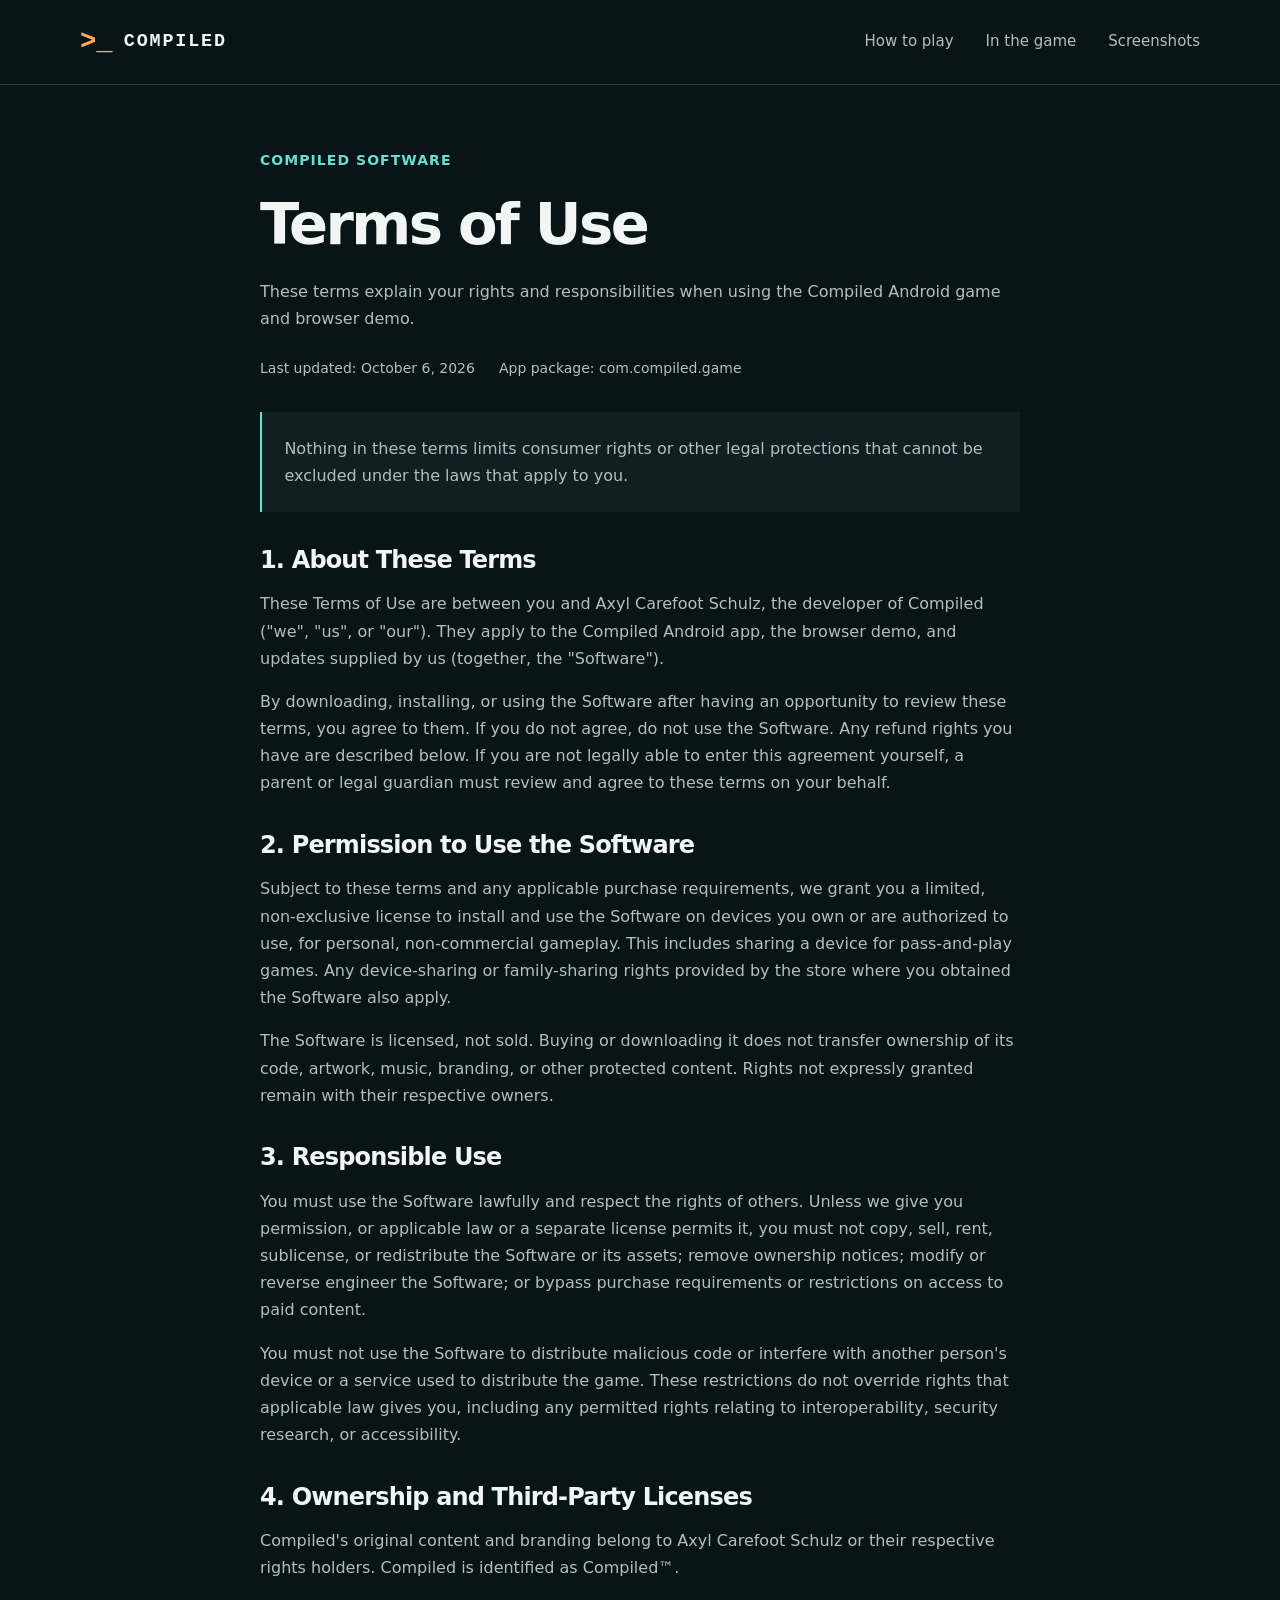
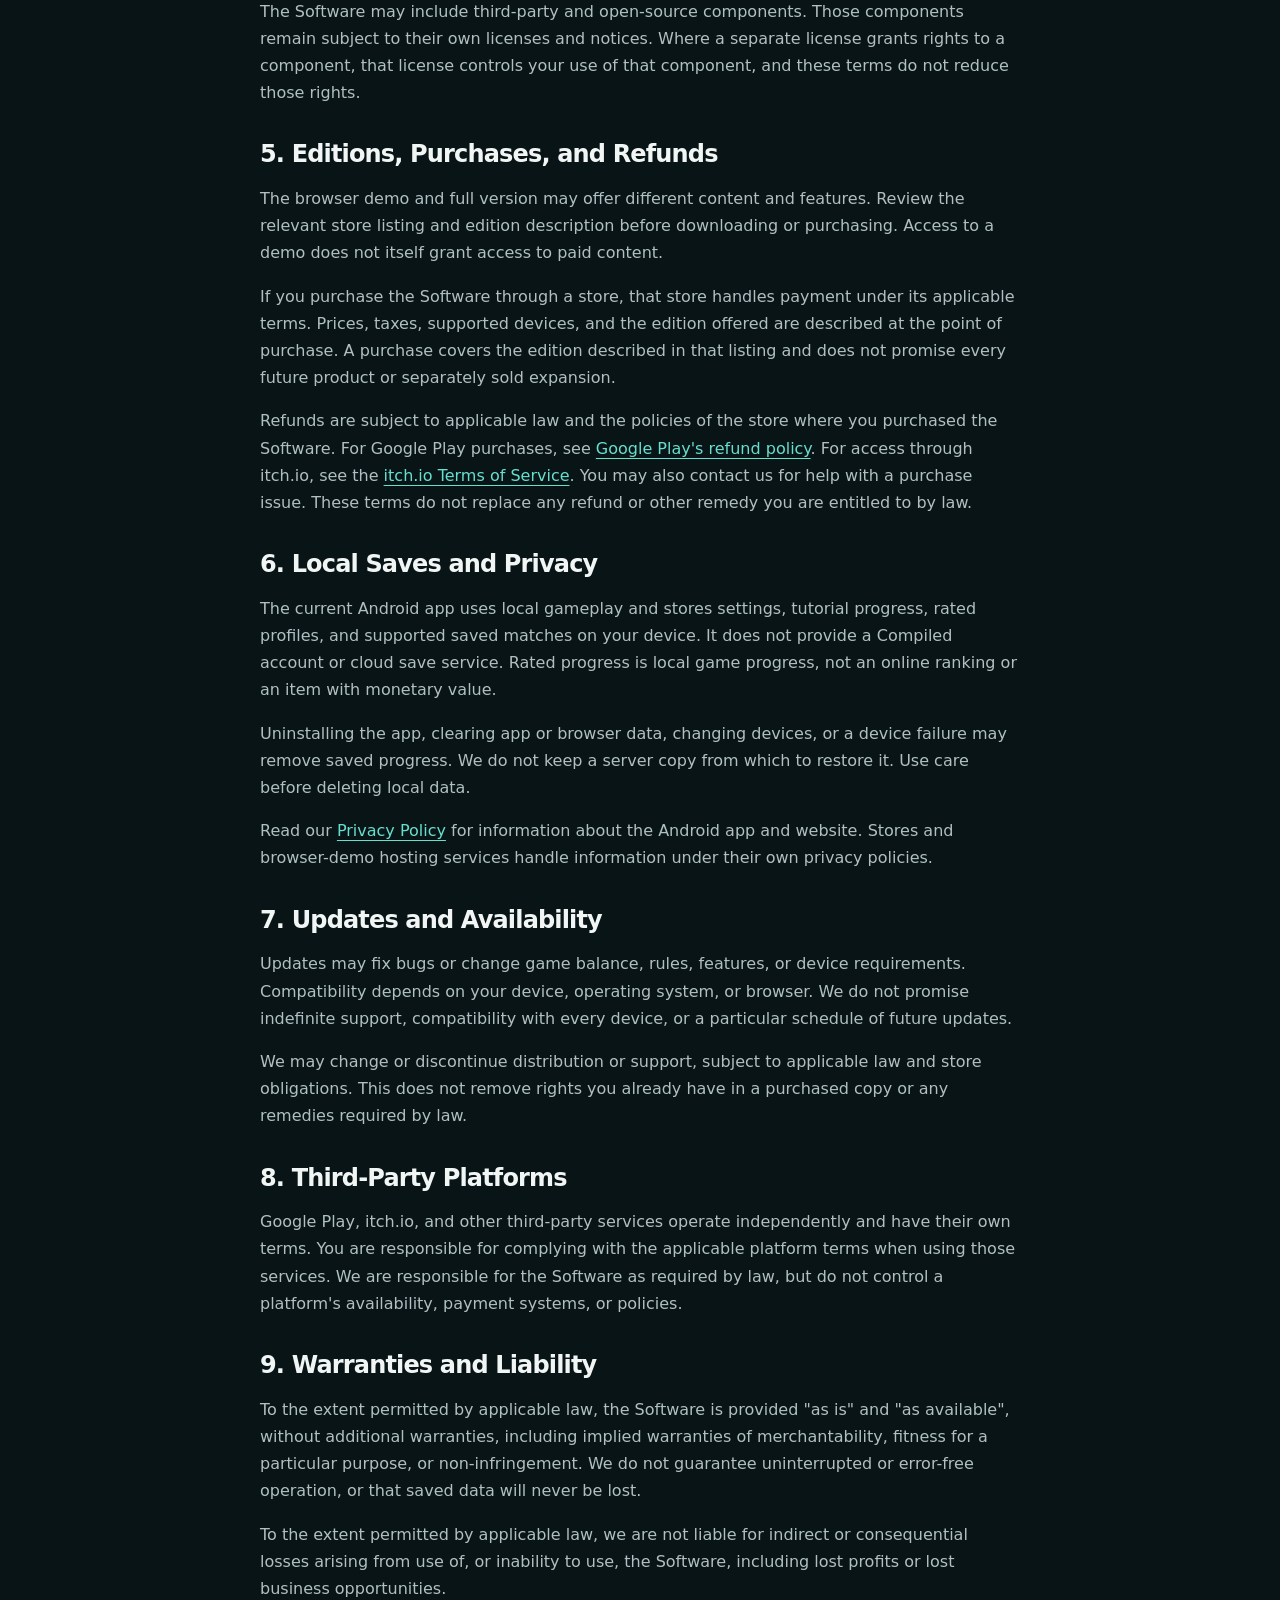
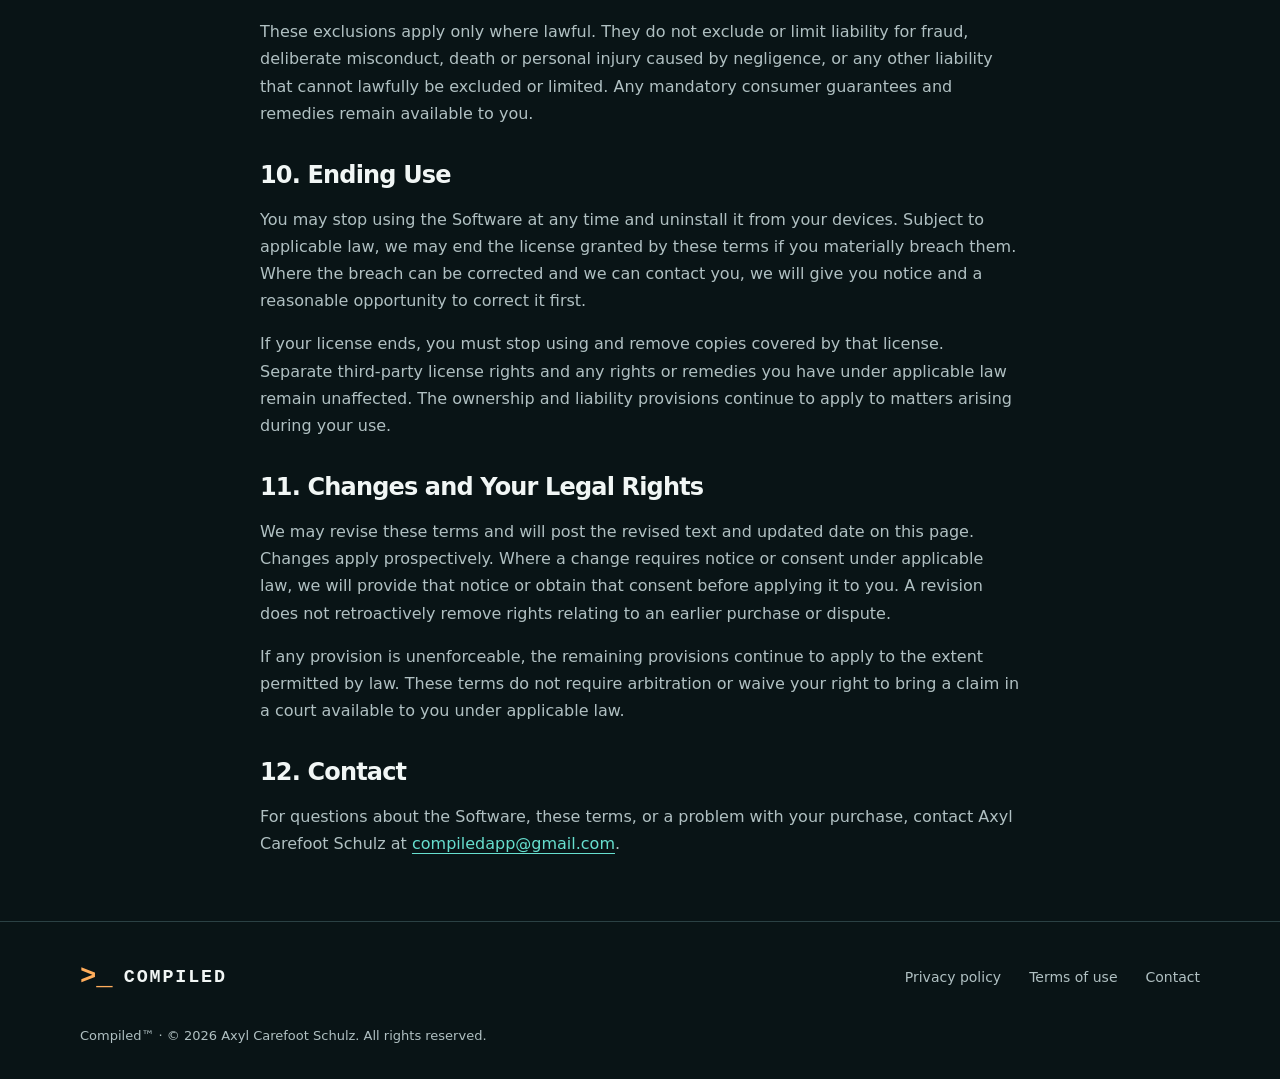
<file: terms.html>
<!DOCTYPE html>
<html lang="en">
<head>
  <meta charset="UTF-8">
  <meta name="viewport" content="width=device-width, initial-scale=1.0">
  <title>Terms of Use - Compiled</title>
  <meta name="description" content="Terms of Use for the Compiled Android game and browser demo, including the software license, purchases, local saves, and your rights.">
  <link rel="icon" type="image/png" href="img/logo_with_text.png">
  <meta property="og:type" content="website">
  <meta property="og:title" content="Terms of Use - Compiled">
  <meta property="og:description" content="The terms for using the Compiled Android game and browser demo.">
  <meta property="og:image" content="img/logo_with_text.png">
  <meta name="twitter:card" content="summary_large_image">
  <meta name="twitter:image" content="img/logo_with_text.png">
  <link rel="stylesheet" href="style.css">
</head>
<body>
  <a class="skip-link" href="#main-content">Skip to main content</a>

  <header class="site-header">
    <div class="container nav-wrap">
      <a class="brand" href="index.html" aria-label="Compiled home"><span class="brand-prompt" aria-hidden="true">&gt;_</span><span class="brand-name">COMPILED</span></a>
      <nav aria-label="Primary navigation">
        <ul class="nav-links">
          <li><a href="index.html#game">How to play</a></li>
          <li><a href="index.html#modes">In the game</a></li>
          <li><a href="index.html#screenshots">Screenshots</a></li>
        </ul>
      </nav>
    </div>
  </header>

  <main id="main-content">
    <section class="policy-hero section-tight">
      <div class="policy-layout">
        <p class="eyebrow">Compiled software</p>
        <h1>Terms of Use</h1>
        <p>These terms explain your rights and responsibilities when using the Compiled Android game and browser demo.</p>
        <div class="policy-meta">
          <span>Last updated: October 6, 2026</span>
          <span>App package: com.compiled.game</span>
        </div>
      </div>
    </section>

    <div class="policy-layout policy-content">
      <p class="policy-note">Nothing in these terms limits consumer rights or other legal protections that cannot be excluded under the laws that apply to you.</p>

      <section>
        <h2>1. About These Terms</h2>
        <p>These Terms of Use are between you and Axyl Carefoot Schulz, the developer of Compiled ("we", "us", or "our"). They apply to the Compiled Android app, the browser demo, and updates supplied by us (together, the "Software").</p>
        <p>By downloading, installing, or using the Software after having an opportunity to review these terms, you agree to them. If you do not agree, do not use the Software. Any refund rights you have are described below. If you are not legally able to enter this agreement yourself, a parent or legal guardian must review and agree to these terms on your behalf.</p>
      </section>

      <section>
        <h2>2. Permission to Use the Software</h2>
        <p>Subject to these terms and any applicable purchase requirements, we grant you a limited, non-exclusive license to install and use the Software on devices you own or are authorized to use, for personal, non-commercial gameplay. This includes sharing a device for pass-and-play games. Any device-sharing or family-sharing rights provided by the store where you obtained the Software also apply.</p>
        <p>The Software is licensed, not sold. Buying or downloading it does not transfer ownership of its code, artwork, music, branding, or other protected content. Rights not expressly granted remain with their respective owners.</p>
      </section>

      <section>
        <h2>3. Responsible Use</h2>
        <p>You must use the Software lawfully and respect the rights of others. Unless we give you permission, or applicable law or a separate license permits it, you must not copy, sell, rent, sublicense, or redistribute the Software or its assets; remove ownership notices; modify or reverse engineer the Software; or bypass purchase requirements or restrictions on access to paid content.</p>
        <p>You must not use the Software to distribute malicious code or interfere with another person's device or a service used to distribute the game. These restrictions do not override rights that applicable law gives you, including any permitted rights relating to interoperability, security research, or accessibility.</p>
      </section>

      <section>
        <h2>4. Ownership and Third-Party Licenses</h2>
        <p>Compiled's original content and branding belong to Axyl Carefoot Schulz or their respective rights holders. Compiled is identified as Compiled™.</p>
        <p>The Software may include third-party and open-source components. Those components remain subject to their own licenses and notices. Where a separate license grants rights to a component, that license controls your use of that component, and these terms do not reduce those rights.</p>
      </section>

      <section>
        <h2>5. Editions, Purchases, and Refunds</h2>
        <p>The browser demo and full version may offer different content and features. Review the relevant store listing and edition description before downloading or purchasing. Access to a demo does not itself grant access to paid content.</p>
        <p>If you purchase the Software through a store, that store handles payment under its applicable terms. Prices, taxes, supported devices, and the edition offered are described at the point of purchase. A purchase covers the edition described in that listing and does not promise every future product or separately sold expansion.</p>
        <p>Refunds are subject to applicable law and the policies of the store where you purchased the Software. For Google Play purchases, see <a href="https://support.google.com/googleplay/answer/2479637" target="_blank" rel="noopener noreferrer">Google Play's refund policy</a>. For access through itch.io, see the <a href="https://itch.io/docs/legal/terms" target="_blank" rel="noopener noreferrer">itch.io Terms of Service</a>. You may also contact us for help with a purchase issue. These terms do not replace any refund or other remedy you are entitled to by law.</p>
      </section>

      <section>
        <h2>6. Local Saves and Privacy</h2>
        <p>The current Android app uses local gameplay and stores settings, tutorial progress, rated profiles, and supported saved matches on your device. It does not provide a Compiled account or cloud save service. Rated progress is local game progress, not an online ranking or an item with monetary value.</p>
        <p>Uninstalling the app, clearing app or browser data, changing devices, or a device failure may remove saved progress. We do not keep a server copy from which to restore it. Use care before deleting local data.</p>
        <p>Read our <a href="privacy.html">Privacy Policy</a> for information about the Android app and website. Stores and browser-demo hosting services handle information under their own privacy policies.</p>
      </section>

      <section>
        <h2>7. Updates and Availability</h2>
        <p>Updates may fix bugs or change game balance, rules, features, or device requirements. Compatibility depends on your device, operating system, or browser. We do not promise indefinite support, compatibility with every device, or a particular schedule of future updates.</p>
        <p>We may change or discontinue distribution or support, subject to applicable law and store obligations. This does not remove rights you already have in a purchased copy or any remedies required by law.</p>
      </section>

      <section>
        <h2>8. Third-Party Platforms</h2>
        <p>Google Play, itch.io, and other third-party services operate independently and have their own terms. You are responsible for complying with the applicable platform terms when using those services. We are responsible for the Software as required by law, but do not control a platform's availability, payment systems, or policies.</p>
      </section>

      <section>
        <h2>9. Warranties and Liability</h2>
        <p>To the extent permitted by applicable law, the Software is provided "as is" and "as available", without additional warranties, including implied warranties of merchantability, fitness for a particular purpose, or non-infringement. We do not guarantee uninterrupted or error-free operation, or that saved data will never be lost.</p>
        <p>To the extent permitted by applicable law, we are not liable for indirect or consequential losses arising from use of, or inability to use, the Software, including lost profits or lost business opportunities.</p>
        <p>These exclusions apply only where lawful. They do not exclude or limit liability for fraud, deliberate misconduct, death or personal injury caused by negligence, or any other liability that cannot lawfully be excluded or limited. Any mandatory consumer guarantees and remedies remain available to you.</p>
      </section>

      <section>
        <h2>10. Ending Use</h2>
        <p>You may stop using the Software at any time and uninstall it from your devices. Subject to applicable law, we may end the license granted by these terms if you materially breach them. Where the breach can be corrected and we can contact you, we will give you notice and a reasonable opportunity to correct it first.</p>
        <p>If your license ends, you must stop using and remove copies covered by that license. Separate third-party license rights and any rights or remedies you have under applicable law remain unaffected. The ownership and liability provisions continue to apply to matters arising during your use.</p>
      </section>

      <section>
        <h2>11. Changes and Your Legal Rights</h2>
        <p>We may revise these terms and will post the revised text and updated date on this page. Changes apply prospectively. Where a change requires notice or consent under applicable law, we will provide that notice or obtain that consent before applying it to you. A revision does not retroactively remove rights relating to an earlier purchase or dispute.</p>
        <p>If any provision is unenforceable, the remaining provisions continue to apply to the extent permitted by law. These terms do not require arbitration or waive your right to bring a claim in a court available to you under applicable law.</p>
      </section>

      <section>
        <h2>12. Contact</h2>
        <p>For questions about the Software, these terms, or a problem with your purchase, contact Axyl Carefoot Schulz at <a href="mailto:compiledapp@gmail.com">compiledapp@gmail.com</a>.</p>
      </section>
    </div>
  </main>

  <footer class="site-footer">
    <div class="container footer-layout">
      <a class="brand" href="index.html"><span class="brand-prompt" aria-hidden="true">&gt;_</span><span class="brand-name">COMPILED</span></a>
      <nav aria-label="Footer navigation"><a href="privacy.html">Privacy policy</a><a href="terms.html" aria-current="page">Terms of use</a><a href="mailto:compiledapp@gmail.com">Contact</a></nav>
    </div>
    <p class="container copyright">Compiled™ · © 2026 Axyl Carefoot Schulz. All rights reserved.</p>
  </footer>

  <script src="site.js"></script>
</body>
</html>
</file>
<file: style.css>
:root {
  color-scheme: dark;
  --bg: #091416;
  --panel: #101f22;
  --line: #2b4144;
  --text: #f1f6f5;
  --muted: #b0c0c2;
  --accent: #67dfcf;
  --max-width: 1120px;
  --sans: ui-sans-serif, system-ui, -apple-system, BlinkMacSystemFont, "Segoe UI", sans-serif;
  --mono: "Cascadia Mono", Consolas, "Courier New", monospace;
}

*, *::before, *::after { box-sizing: border-box; }
html { scroll-behavior: smooth; scroll-padding-top: 7rem; }
body { margin: 0; background: var(--bg); color: var(--text); font-family: var(--sans); font-size: 1rem; line-height: 1.7; }
body.dialog-open { overflow: hidden; }
img { display: block; max-width: 100%; height: auto; }
a { color: inherit; text-underline-offset: 0.25em; }
button { font: inherit; }
a, button { -webkit-tap-highlight-color: transparent; }
a:focus-visible, button:focus-visible { outline: 3px solid var(--accent); outline-offset: 5px; }
p { margin: 0 0 1rem; color: var(--muted); }
p:last-child { margin-bottom: 0; }
h1, h2, h3 { margin: 0; font-weight: 650; line-height: 1.15; }
h1 { font-size: clamp(2.6rem, 4.9vw, 4.6rem); letter-spacing: -0.045em; }
h2 { font-size: clamp(2rem, 3.6vw, 3rem); letter-spacing: -0.035em; }
h3 { font-size: 1.25rem; letter-spacing: -0.02em; }
.container { width: min(calc(100% - 3rem), var(--max-width)); margin-inline: auto; }
.section { padding-block: clamp(4rem, 7vw, 6.5rem); }
.section-muted { background: var(--panel); }
.eyebrow { margin-bottom: 1.2rem; font-size: 0.875rem; font-weight: 650; letter-spacing: 0.075em; text-transform: uppercase; color: var(--accent); }
.skip-link { position: fixed; z-index: 30; top: 0.75rem; left: 0.75rem; transform: translateY(-160%); background: var(--accent); color: var(--bg); padding: 0.75rem 1rem; }
.skip-link:focus { transform: translateY(0); }

.site-header { position: sticky; top: 0; z-index: 10; border-bottom: 1px solid var(--line); background: var(--bg); }
.nav-wrap { display: flex; align-items: center; justify-content: space-between; gap: 1rem 2rem; min-height: 84px; }
.brand { display: inline-flex; align-items: center; gap: 0.7rem; flex-shrink: 0; text-decoration: none; font-family: var(--mono); font-weight: 700; }
.brand-prompt { color: #ffad5c; font-size: 1.7rem; }
.brand-name { font-size: 1.15rem; letter-spacing: 0.1em; }
.nav-links { display: flex; align-items: center; gap: 2rem; list-style: none; margin: 0; padding: 0; }
.nav-links a { display: block; padding-block: 0.7rem; text-decoration: none; color: var(--muted); font-size: 0.9375rem; }
.nav-links a:hover, .site-footer a:hover { color: var(--accent); }
.button { display: inline-flex; align-items: center; justify-content: center; gap: 1.25rem; padding: 0.85rem 1.3rem; border: 1px solid var(--accent); border-radius: 5px; background: var(--accent); color: var(--bg); font-weight: 650; line-height: 1.5; text-decoration: none; }
.button:hover { background: #99ecdf; border-color: #99ecdf; }
.text-link { font-weight: 600; padding-block: 0.7rem; }
.text-link:hover { color: var(--accent); }

.hero { padding-block: 3.8rem; }
.hero-layout { display: grid; grid-template-columns: minmax(0, 1.55fr) minmax(0, 1fr); align-items: center; gap: 3rem; }
.hero-copy h1 span { color: var(--accent); }
.hero-text { font-size: 1.125rem; max-width: 51ch; margin-top: 1.7rem; }
.hero-actions { display: flex; align-items: center; flex-wrap: wrap; gap: 1rem 1.75rem; margin-top: 2rem; }
.hero-note { font-size: 0.875rem; max-width: 43ch; margin-top: 1.4rem; }
.hero-device { margin: 0; justify-self: center; width: min(100%, 250px); }
.hero-device .screenshot-link { border: 1px solid #486065; box-shadow: 0 20px 65px #0005; }
.hero-device figcaption { color: var(--muted); text-align: center; font-size: 0.8125rem; margin-top: 0.9rem; }
.screenshot-link { display: block; border-radius: 12px; overflow: hidden; background: #061012; border: 1px solid var(--line); }
.screenshot-link:hover { border-color: var(--accent); }
.facts { border-block: 1px solid var(--line); }
.fact-grid { display: grid; grid-template-columns: repeat(4, minmax(0, 1fr)); padding-block: 1.6rem; margin-block: 0; }
.fact-grid div { display: flex; flex-direction: column-reverse; align-items: center; padding: 0.25rem 1rem; border-right: 1px solid var(--line); }
.fact-grid div:last-child { border: 0; }
.fact-grid dt { font-size: 0.875rem; color: var(--muted); }
.fact-grid dd { margin: 0; font-size: 1.9rem; font-weight: 600; line-height: 1.4; }

.section-heading { margin-bottom: 2.6rem; }
.section-heading > p:not(.eyebrow) { margin-top: 1rem; }
.split-heading { display: grid; grid-template-columns: 1fr 1fr; gap: 3.5rem; align-items: end; }
.split-heading > p { max-width: 48ch; }
.turn-flow { display: grid; grid-template-columns: repeat(3, minmax(0, 1fr)); gap: 2.5rem; list-style: none; margin: 0; padding: 0; }
.turn-flow li { border-top: 1px solid var(--line); padding-top: 1.4rem; }
.step-number { display: block; font-family: var(--mono); color: var(--accent); font-size: 0.9375rem; margin-bottom: 1.75rem; }
.turn-flow h3, .mode-card h3, .card-tier h3, .feature-list h3 { margin-bottom: 0.8rem; }
.mode-grid { display: grid; grid-template-columns: repeat(3, minmax(0, 1fr)); gap: 1.5rem; }
.mode-card { border: 1px solid var(--line); border-radius: 8px; padding: 2rem; background: var(--bg); }
.mode-label { font-size: 0.875rem; color: var(--accent); margin-bottom: 1.8rem; }
.mode-card h3 { font-size: 1.75rem; }
.board-note { margin-top: 1.6rem; font-size: 0.9375rem; }
.board-note strong { color: var(--text); font-weight: 600; }
.tier-grid { display: grid; grid-template-columns: repeat(3, minmax(0, 1fr)); gap: 2.5rem; }
.card-tier { padding-top: 1.8rem; border-top: 2px solid var(--accent); }
.card-tier:nth-child(2) { border-color: #e6be65; }
.card-tier:nth-child(3) { border-color: #c9afff; }
.tier-count { color: var(--text); font-size: 2.6rem; line-height: 1; margin-bottom: 1.7rem; letter-spacing: -0.04em; }
.tier-count span { color: var(--muted); font-size: 0.875rem; letter-spacing: 0; }
.section-note { margin-top: 1.6rem; font-size: 0.875rem; }
.learn-layout { display: grid; grid-template-columns: 1fr 1.15fr; gap: 5rem; }
.learn-intro { max-width: 35ch; margin-top: 1.4rem; }
.feature-list article { padding-bottom: 1.6rem; border-bottom: 1px solid var(--line); margin-bottom: 1.6rem; }
.feature-list article:last-child { margin-bottom: 0; padding-bottom: 0; border: 0; }

.screenshot-gallery { display: grid; grid-template-columns: repeat(5, minmax(0, 1fr)); gap: 1.2rem; }
.screenshot-gallery figure { min-width: 0; margin: 0; }
.screenshot-gallery figcaption { font-size: 0.875rem; margin-top: 0.8rem; color: var(--muted); }
.screenshot-carousel.is-carousel { display: grid; grid-template-columns: 48px minmax(0, 280px) 48px; justify-content: center; align-items: center; gap: 1rem clamp(0.75rem, 4vw, 3rem); }
.is-carousel .screenshot-gallery { display: block; }
.is-carousel .screenshot-gallery .screenshot-link { max-width: none; }
.is-carousel .screenshot-gallery figcaption { text-align: center; }
.carousel-arrow { display: grid; place-items: center; width: 48px; height: 48px; margin-bottom: 2.3rem; padding: 0; border: 1px solid var(--accent); border-radius: 5px; background: var(--panel); color: var(--accent); font-family: var(--mono); font-size: 1.75rem; line-height: 1; cursor: pointer; }
.carousel-arrow:hover { background: var(--accent); color: var(--bg); }
.carousel-arrow:active { background: #99ecdf; }
.carousel-arrow[hidden], .carousel-status[hidden] { display: none; }
.carousel-status { grid-column: 1 / -1; margin: 0; text-align: center; font-family: var(--mono); font-size: 0.8125rem; }
.download { border-top: 1px solid var(--line); background: var(--panel); padding-block: 3.5rem; }
.download-layout { display: flex; justify-content: space-between; align-items: center; gap: 2rem; }
.download h2 { font-size: clamp(1.75rem, 3vw, 2.4rem); }
.download p:last-child { max-width: 55ch; margin-top: 1rem; }
.download .button { flex-shrink: 0; }
.site-footer { padding-block: 2rem; border-top: 1px solid var(--line); }
.footer-layout { display: flex; justify-content: space-between; align-items: center; gap: 1.5rem; }
.site-footer nav { display: flex; flex-wrap: wrap; gap: 1rem 1.75rem; }
.site-footer nav a { font-size: 0.875rem; color: var(--muted); text-decoration: none; }
.copyright { margin-top: 1.5rem; font-size: 0.8125rem; }

.screenshot-dialog { max-width: min(94vw, 620px); width: 100%; max-height: 92vh; max-height: 92dvh; padding: 0; border: 1px solid var(--line); border-radius: 12px; color: var(--text); background: var(--panel); }
.screenshot-dialog::backdrop { background: #000d; }
.dialog-content { padding: 1.25rem; }
.dialog-close { display: flex; align-items: center; gap: 1rem; position: sticky; top: 0; margin: 0 0 1rem auto; padding: 0.6rem 1rem; border: 1px solid var(--line); border-radius: 5px; background: var(--bg); color: var(--text); cursor: pointer; }
.dialog-close:hover { border-color: var(--accent); }
.dialog-content img { max-height: 70vh; max-height: 70dvh; width: auto; margin-inline: auto; }
.dialog-text { margin: 1.5rem auto 0; max-width: 45ch; }
.dialog-text h2 { font-size: 1.25rem; margin-bottom: 0.6rem; }
.dialog-text p { font-size: 0.9375rem; }

/* Privacy and terms pages share the site's typography and navigation. */
.policy-layout { width: min(calc(100% - 3rem), 760px); margin-inline: auto; }
.policy-hero { padding-block: 4rem 2rem; }
.policy-hero h1 { font-size: clamp(2.5rem, 5vw, 3.6rem); margin-bottom: 1.25rem; }
.policy-meta { display: flex; flex-wrap: wrap; gap: 0.5rem 1.5rem; color: var(--muted); font-size: 0.875rem; margin-top: 1.5rem; }
.policy-content { padding-bottom: 4rem; }
.policy-content section { margin-top: 2.2rem; }
.policy-content h2 { font-size: 1.5rem; margin-bottom: 1rem; }
.policy-content a { color: var(--accent); overflow-wrap: anywhere; }
.policy-note { padding: 1.4rem; background: var(--panel); border-left: 2px solid var(--accent); }

@media (min-width: 1400px) {
  .hero { padding-block: 4.5rem; }
  .hero-device { width: 270px; }
}
@media (max-width: 900px) {
  .hero-layout { gap: 2rem; }
  .hero-device { width: min(100%, 230px); }
  .screenshot-gallery { grid-template-columns: repeat(3, minmax(0, 1fr)); gap: 2rem 1.5rem; }
  .screenshot-gallery .screenshot-link { max-width: 240px; }
  .learn-layout { gap: 3rem; }
  .mode-grid { grid-template-columns: 1fr; }
  .download-layout { align-items: flex-start; flex-direction: column; }
}
@media (max-width: 680px) {
  html { scroll-padding-top: 9rem; }
  .container, .policy-layout { width: min(calc(100% - 2.5rem), var(--max-width)); }
  .nav-wrap { flex-direction: column; gap: 0.25rem; padding-block: 0.65rem 0.4rem; }
  .brand-name { font-size: 1rem; }
  .brand-prompt { font-size: 1.5rem; }
  .nav-links { gap: 1.5rem; flex-wrap: wrap; justify-content: center; }
  .nav-links a { font-size: 0.875rem; padding-block: 0.45rem; }
  .hero { padding-block: 3rem; }
  .hero-layout { grid-template-columns: 1fr; gap: 2.5rem; }
  h1 { font-size: clamp(2.4rem, 8.3vw, 3.5rem); }
  .hero-text { font-size: 1.0625rem; }
  .hero-device { width: 230px; }
  .fact-grid { grid-template-columns: repeat(2, minmax(0, 1fr)); gap: 1.5rem 0; }
  .fact-grid div:nth-child(2) { border: 0; }
  .split-heading, .turn-flow, .mode-grid, .tier-grid, .learn-layout { grid-template-columns: 1fr; gap: 2rem; }
  .section-heading { margin-bottom: 2rem; }
  .split-heading { gap: 1rem; }
  .split-heading > p { margin-top: 0.5rem; }
  .step-number { margin-bottom: 0.85rem; }
  .mode-card { padding: 1.5rem; }
  .mode-label { margin-bottom: 1.2rem; }
  .card-tier { display: grid; grid-template-columns: 90px 1fr; column-gap: 1rem; padding-top: 1.5rem; }
  .tier-count { grid-row: span 2; margin: 0; }
  .tier-count span { display: block; margin-top: 0.75rem; }
  .card-tier p:last-child { grid-column: 2; }
  .learn-layout { gap: 2.5rem; }
  .learn-intro { max-width: 100%; }
  .screenshot-gallery { grid-template-columns: repeat(2, minmax(0, 1fr)); gap: 1.7rem 1rem; }
  .footer-layout { align-items: flex-start; flex-direction: column; }
}
@media (prefers-reduced-motion: reduce) {
  html { scroll-behavior: auto; }
}
</file>
